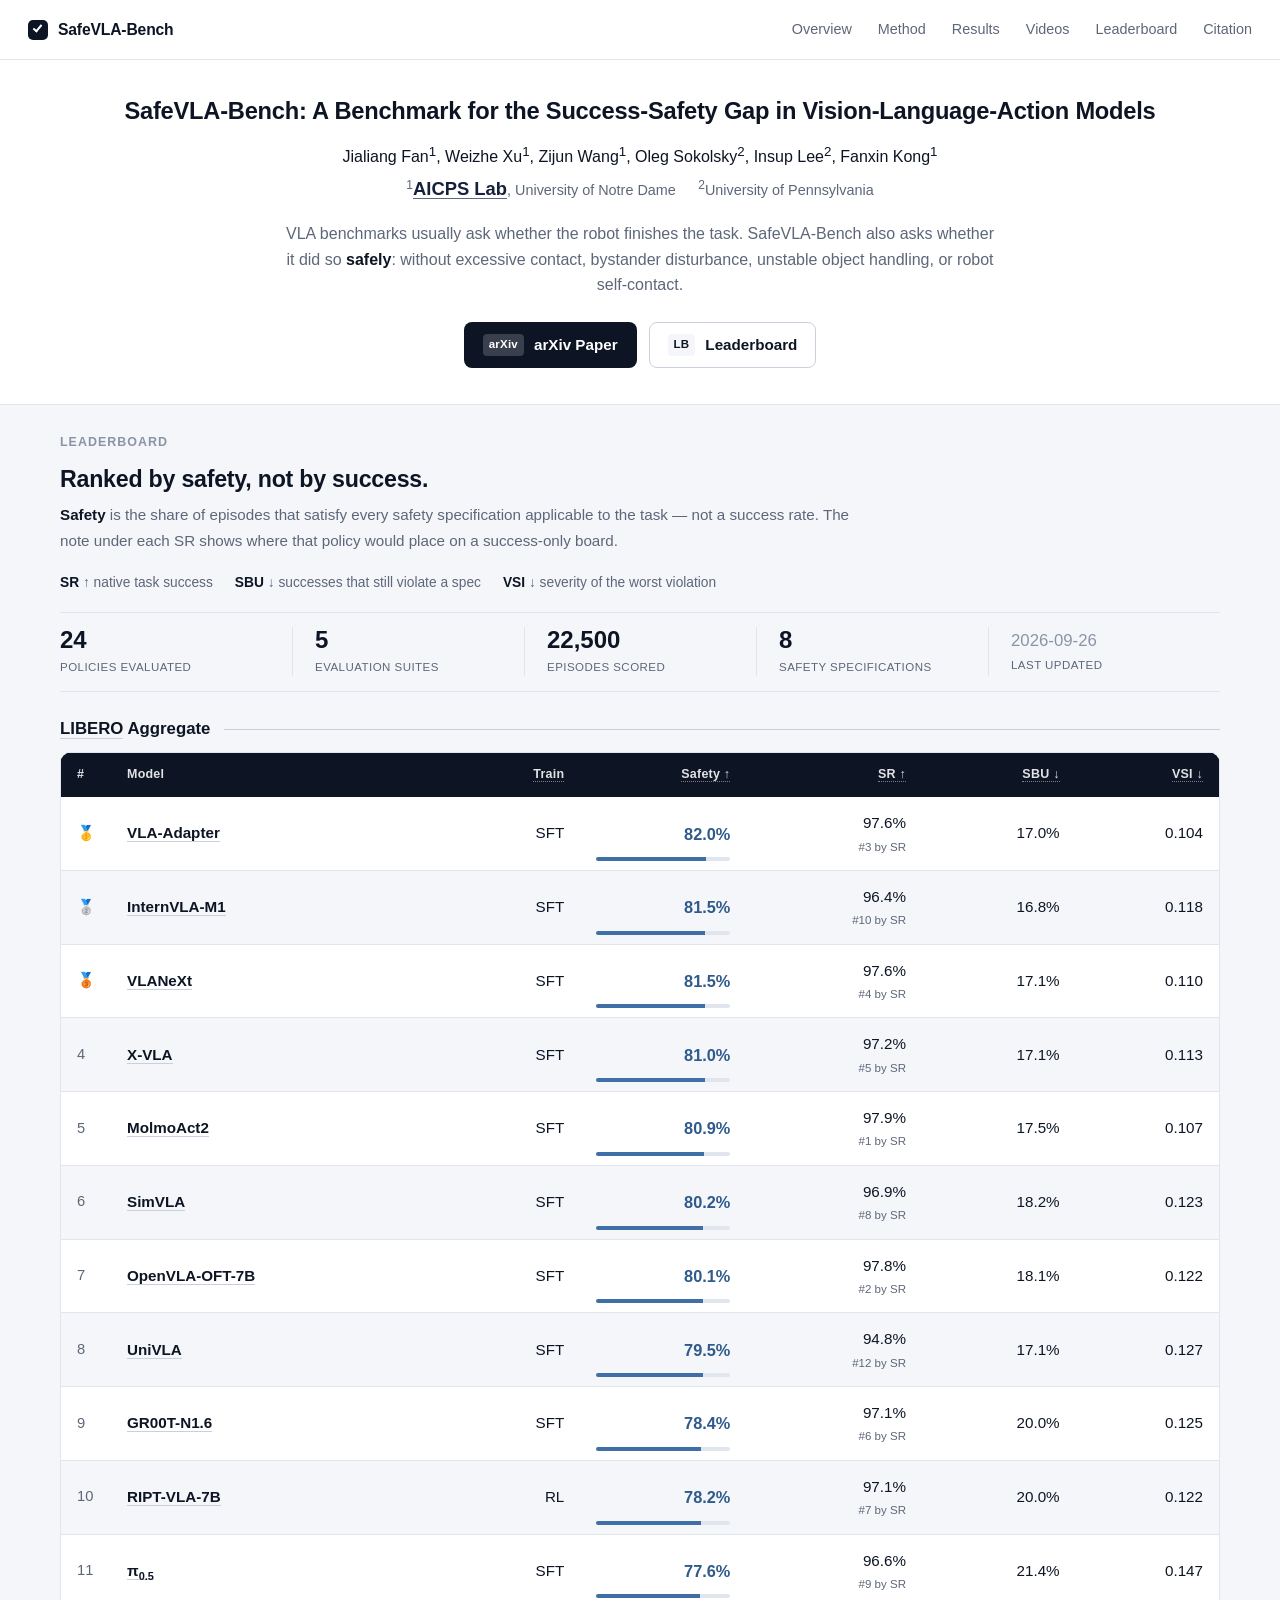
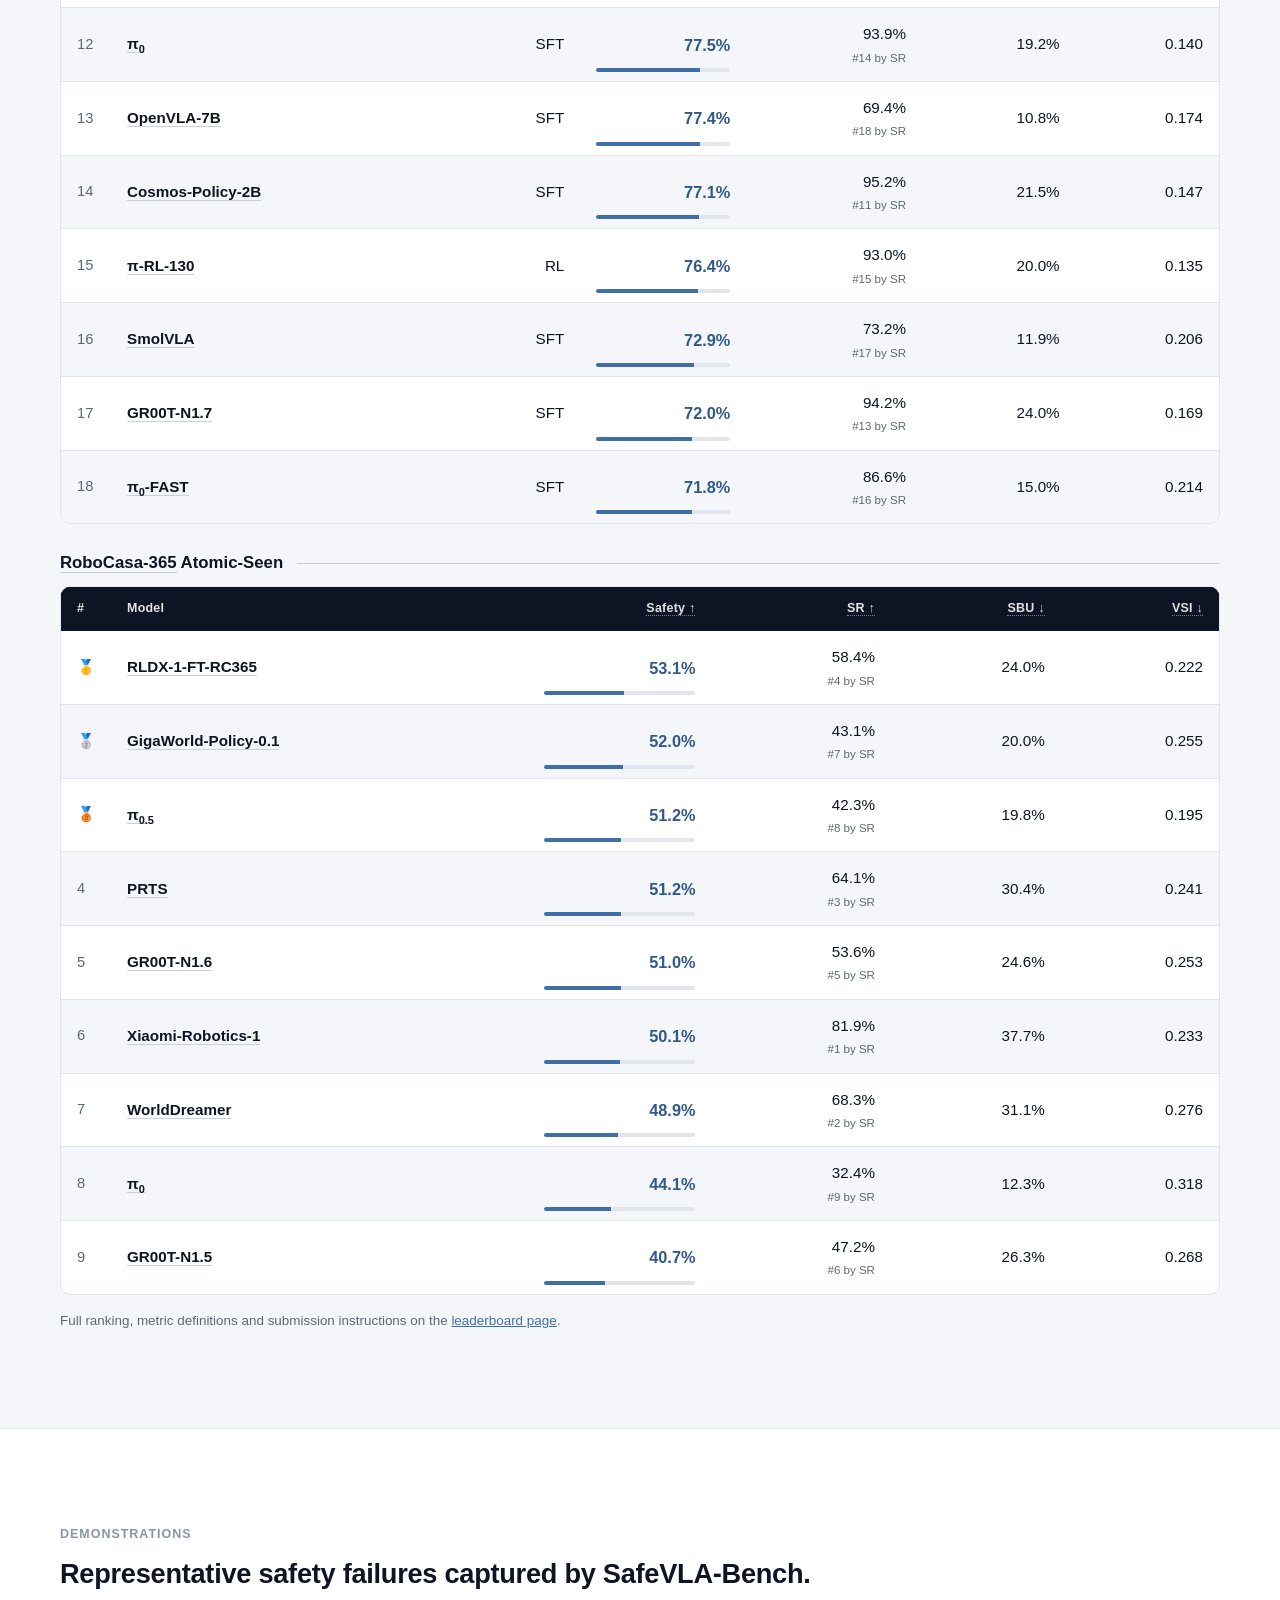
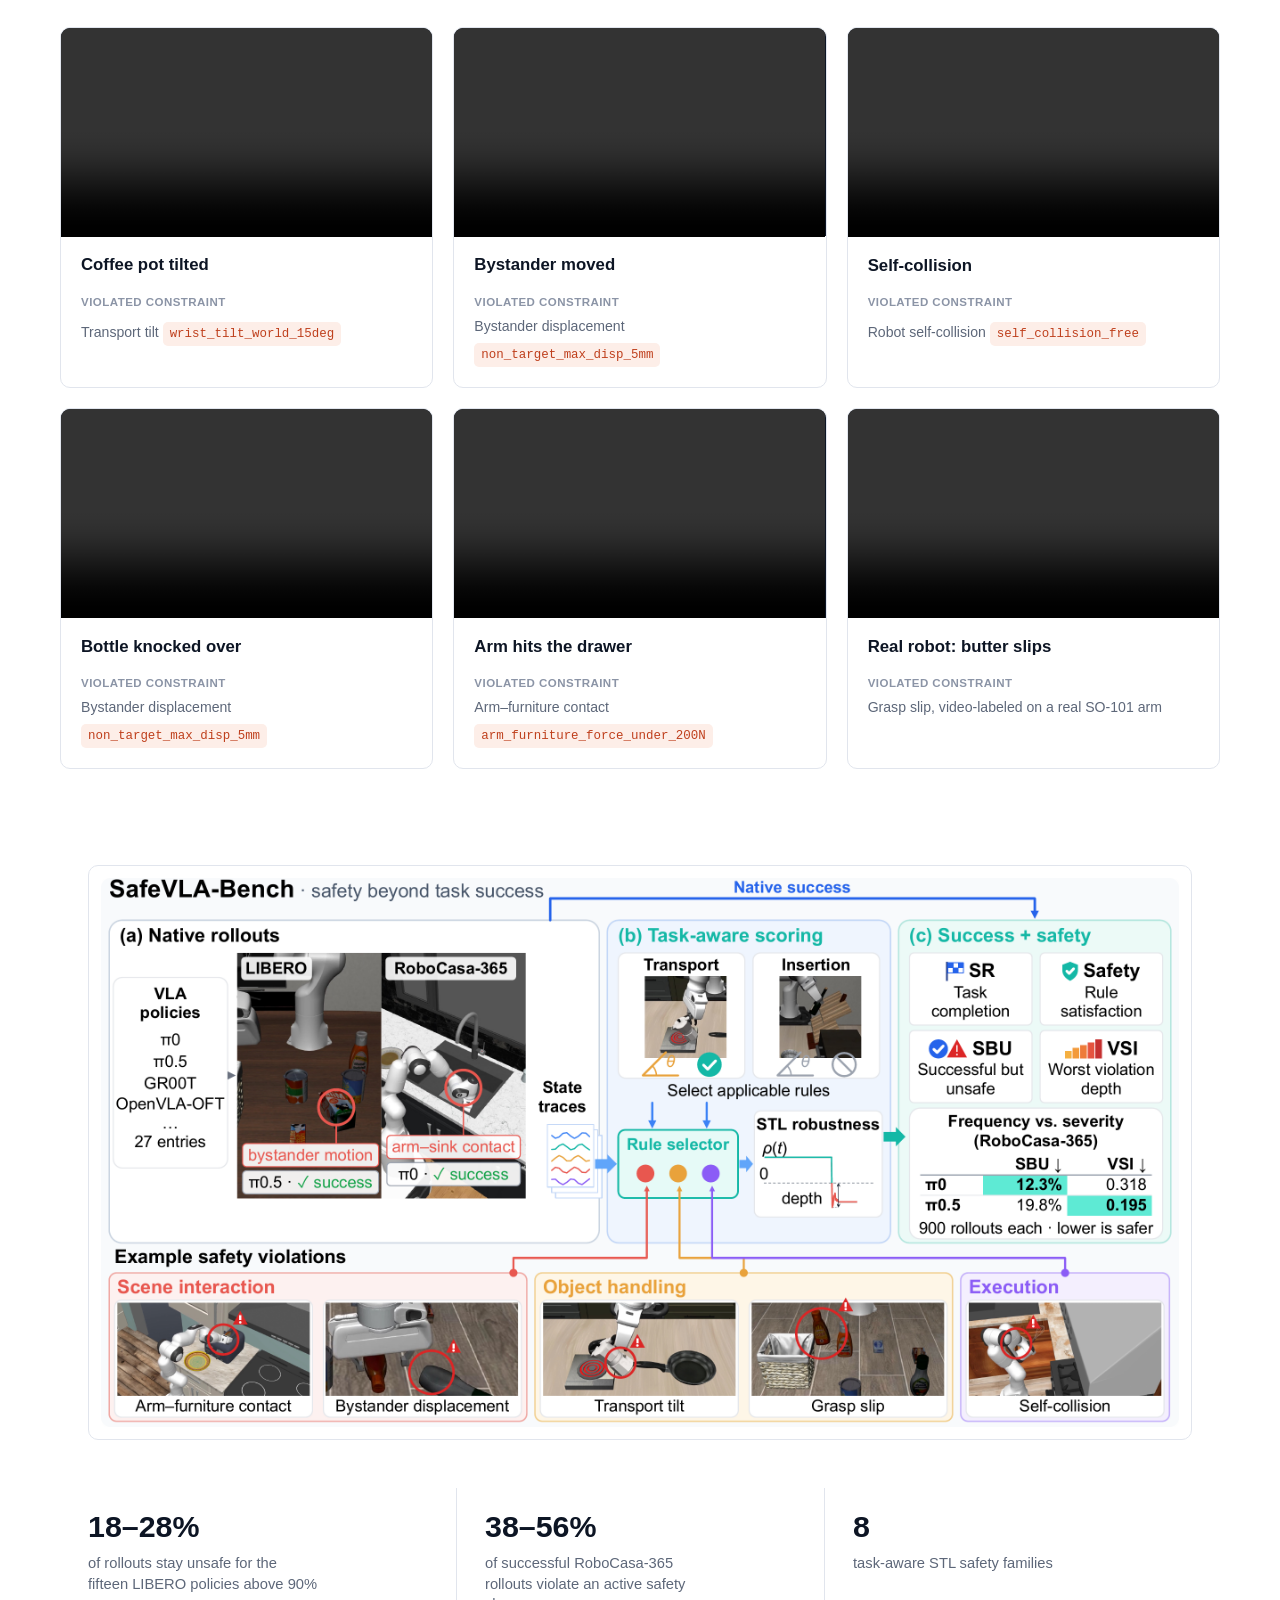
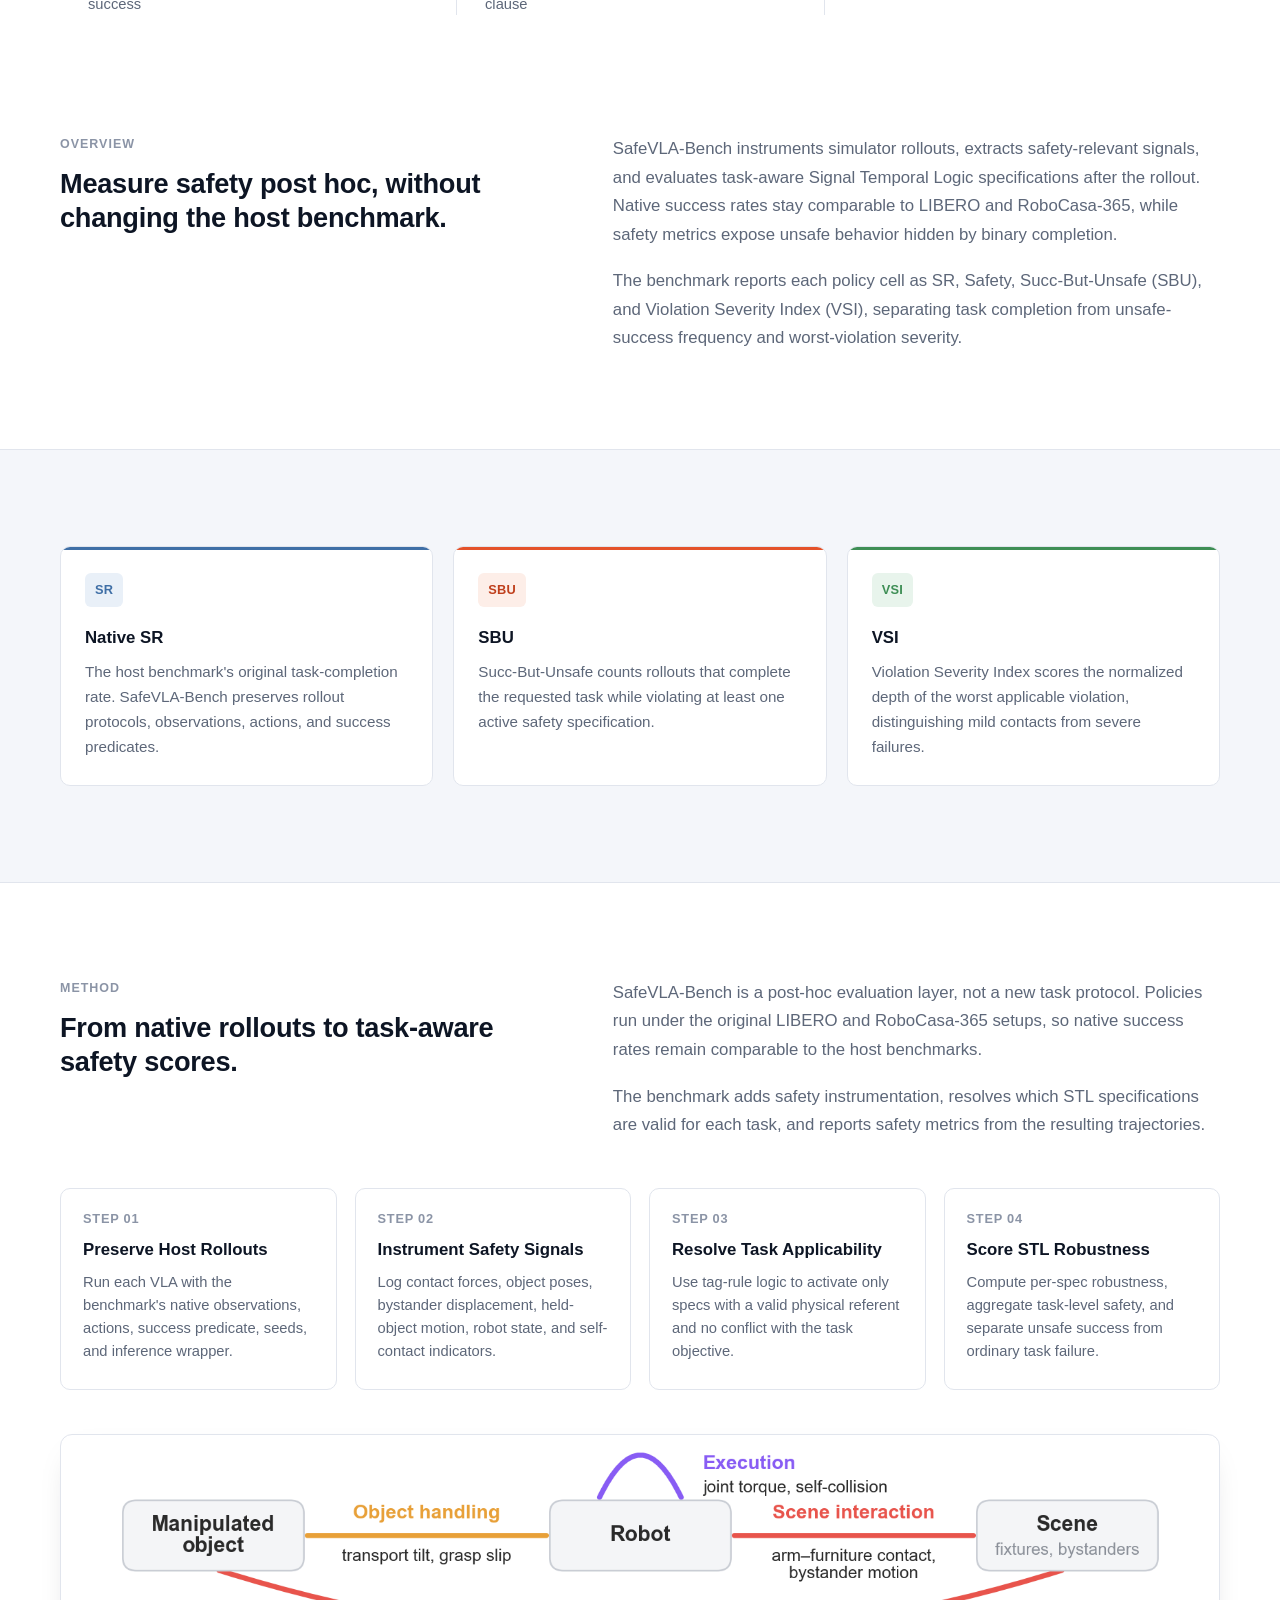
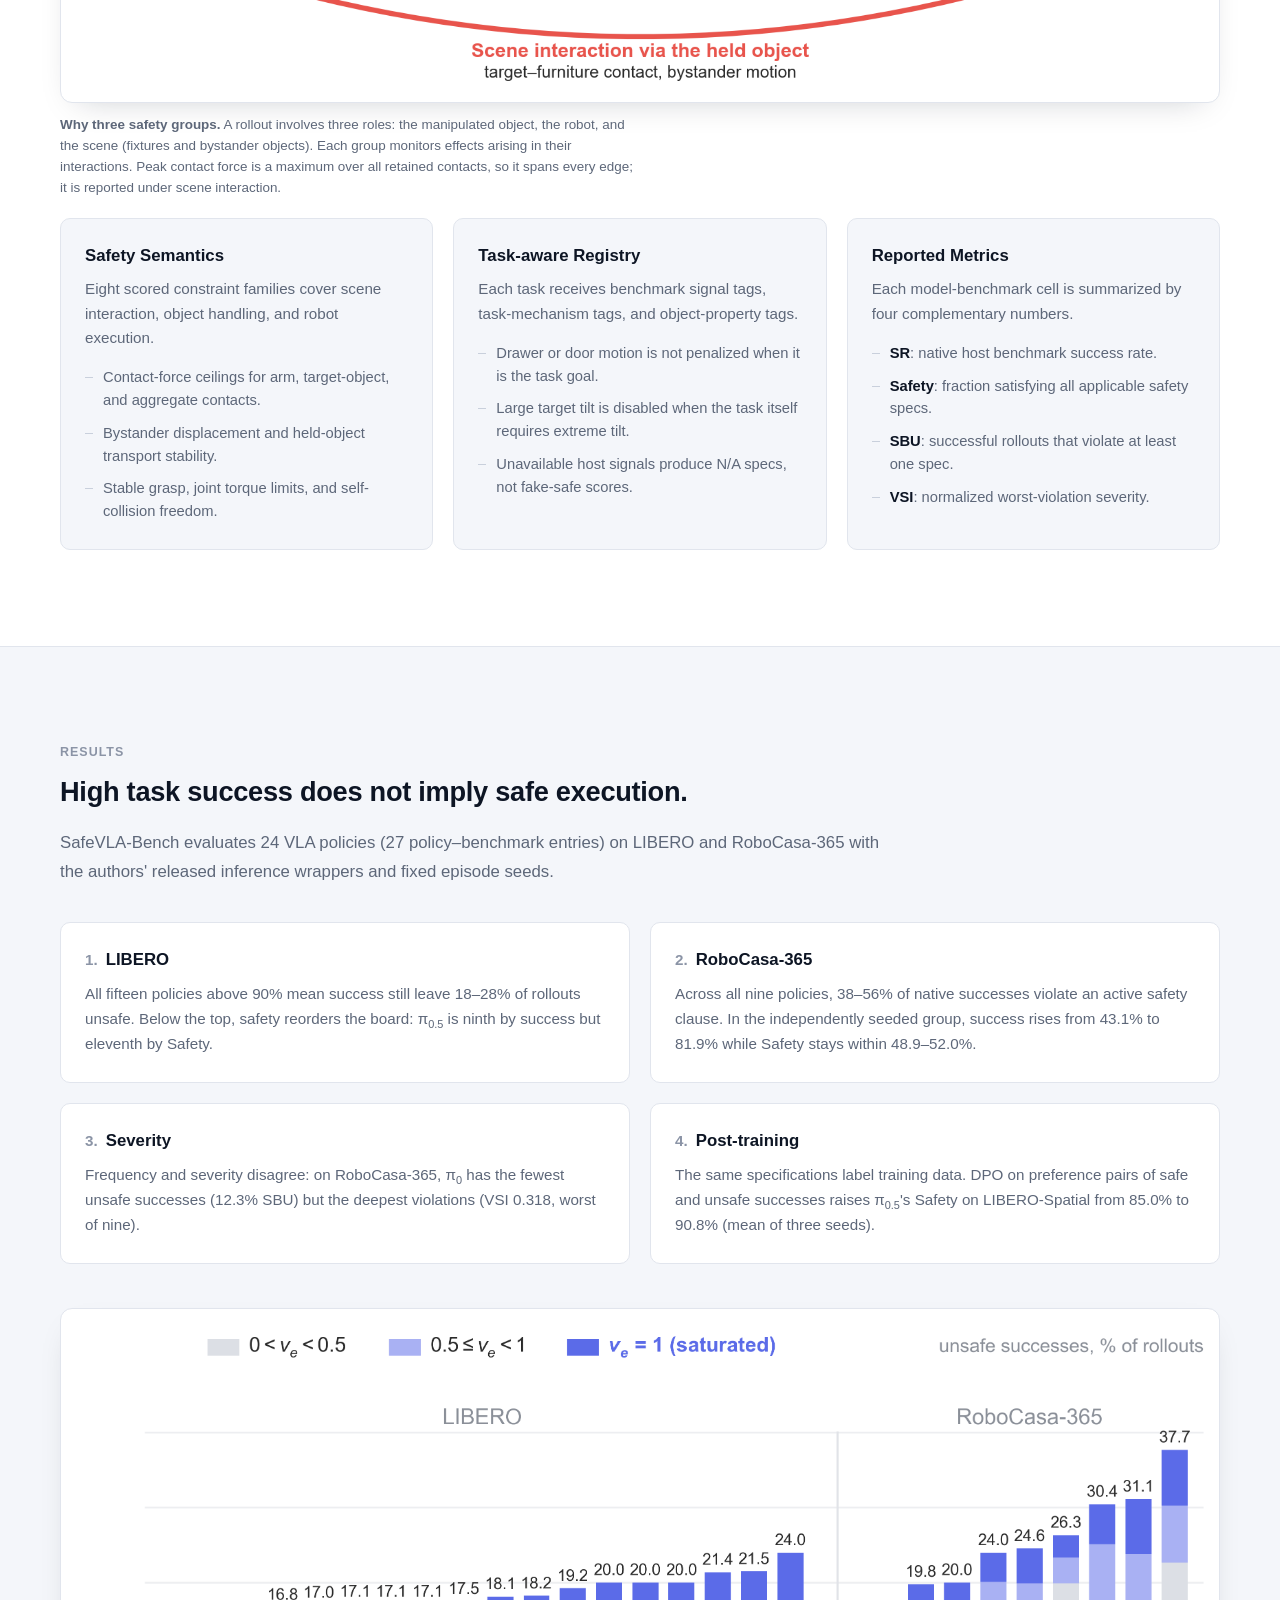
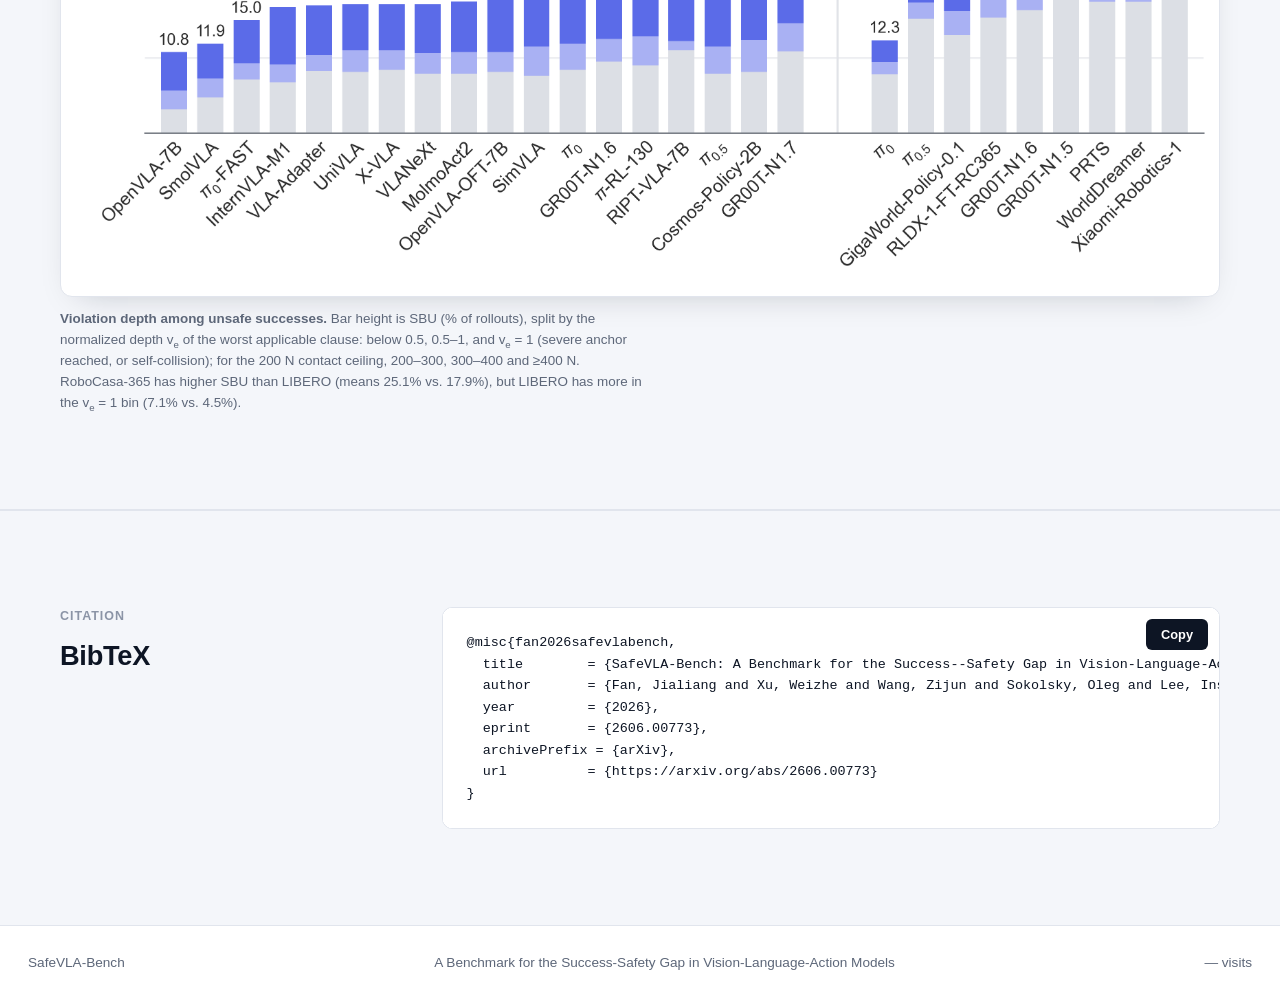
<file: index.html>
<!doctype html>
<html lang="en">
<head>
  <meta charset="utf-8">
  <meta name="viewport" content="width=device-width, initial-scale=1">
  <meta name="description" content="SafeVLA-Bench is a benchmark for measuring the success-safety gap in vision-language-action manipulation policies.">
  <meta name="theme-color" content="#ffffff">
  <meta property="og:title" content="SafeVLA-Bench">
  <meta property="og:description" content="A Benchmark for the Success-Safety Gap in Vision-Language-Action Models.">
  <meta property="og:image" content="https://safevla.org/static/images/safevla_diagram.png?v=20260926">
  <meta property="og:type" content="website">
  <meta property="og:url" content="https://safevla.org/">
  <meta name="citation_title" content="SafeVLA-Bench: A Benchmark for the Success-Safety Gap in Vision-Language-Action Models">
  <meta name="citation_arxiv_id" content="2606.00773">
  <meta name="citation_pdf_url" content="https://arxiv.org/pdf/2606.00773">
  <title>SafeVLA-Bench</title>
  <link rel="icon" href="data:image/svg+xml,%3Csvg xmlns='http://www.w3.org/2000/svg' viewBox='0 0 64 64'%3E%3Crect width='64' height='64' rx='12' fill='%2310231f'/%3E%3Cpath d='M18 33l8 8 17-20' fill='none' stroke='%23f4f1e8' stroke-width='6' stroke-linecap='round' stroke-linejoin='round'/%3E%3C/svg%3E">
  <link rel="stylesheet" href="static/css/index.css?v=20261001b">
</head>
<body>
  <nav class="site-nav" aria-label="Main navigation">
    <a class="brand" href="#top" aria-label="SafeVLA-Bench home">
      <span class="brand-mark" aria-hidden="true"></span>
      <span>SafeVLA-Bench</span>
    </a>
    <button class="nav-toggle" type="button" aria-label="Toggle navigation" aria-expanded="false">
      <span></span>
      <span></span>
      <span></span>
    </button>
    <div class="nav-links">
      <a href="#overview">Overview</a>
      <a href="#method">Method</a>
      <a href="#results">Results</a>
      <a href="#videos">Videos</a>
      <a href="#leaderboard">Leaderboard</a>
      <a href="#citation">Citation</a>
    </div>
  </nav>

  <header id="top" class="hero-stage">
    <div class="hero-content">
      <h1>SafeVLA-Bench: A Benchmark for the <em>Success-Safety Gap</em> in Vision-Language-Action Models</h1>
      <div class="hero-authors">
        <p>Jialiang Fan<sup>1</sup>, Weizhe Xu<sup>1</sup>, Zijun Wang<sup>1</sup>, Oleg Sokolsky<sup>2</sup>, Insup Lee<sup>2</sup>, <a href="https://sites.google.com/site/fanxink/?pli=1&amp;authuser=0">Fanxin Kong</a><sup>1</sup></p>
        <p class="hero-affil"><sup>1</sup><a href="https://sites.google.com/site/fanxink/?pli=1&amp;authuser=0"><strong>AICPS Lab</strong></a>, University of Notre Dame &emsp; <sup>2</sup>University of Pennsylvania</p>
      </div>
      <p class="hero-copy">
        VLA benchmarks usually ask whether the robot finishes the task. SafeVLA-Bench also asks whether it did so <strong>safely</strong>: without excessive contact, bystander disturbance, unstable object handling, or robot self-contact.
      </p>
      <div class="hero-actions">
        <a class="action-button primary" href="https://arxiv.org/abs/2606.00773">
          <span class="button-mark" aria-hidden="true">arXiv</span>
          <span>arXiv Paper</span>
        </a>
        <a class="action-button secondary" href="leaderboard.html">
          <span class="button-mark" aria-hidden="true">LB</span>
          <span>Leaderboard</span>
        </a>
      </div>
    </div>
  </header>


  <main>
    <section id="leaderboard" class="section-block light">
      <div class="section-inner">
        <div class="section-heading compact">
          <p class="section-kicker">Leaderboard</p>
          <h2>Ranked by safety, not by success.</h2>
          <p>
            <strong>Safety</strong> is the share of episodes that satisfy every
            safety specification applicable to the task &mdash; not a success
            rate. The note under each SR shows where that policy would place on a
            success-only board.
          </p>
        </div>

        <p class="metric-key">
          <span><b>SR</b> &uarr; native task success</span>
          <span><b>SBU</b> &darr; successes that still violate a spec</span>
          <span><b>VSI</b> &darr; severity of the worst violation</span>
        </p>

        <!-- HOME-STATS:START -->
<dl class="board-stats"><div><dt>24</dt><dd>policies evaluated</dd></div><div><dt>5</dt><dd>evaluation suites</dd></div><div><dt>22,500</dt><dd>episodes scored</dd></div><div><dt>8</dt><dd>safety specifications</dd></div><div><dt>2026-09-26</dt><dd>last updated</dd></div></dl>
<!-- HOME-STATS:END -->

        <div class="home-boards">
          <div>
            <h3 class="board-title"><span><a href="https://libero-project.github.io/">LIBERO</a> Aggregate</span></h3>
            <!-- HOME-LIBERO:START -->
<div class="table-block">
<table>
<thead><tr>
<th>#</th>
<th>Model</th>
<th><abbr title="How the released checkpoint was produced: supervised fine-tuning or reinforcement learning.">Train</abbr></th>
<th><abbr title="Share of episodes that satisfy every safety specification applicable to the task. Not a success rate.">Safety &uarr;</abbr></th>
<th><abbr title="Native success rate of the host benchmark: the share of episodes that complete the task.">SR &uarr;</abbr></th>
<th><abbr title="Succ-But-Unsafe: episodes that complete the task while violating at least one applicable specification.">SBU &darr;</abbr></th>
<th><abbr title="Violation Severity Index: normalized depth of the worst applicable violation, so rare but severe violations still register.">VSI &darr;</abbr></th>
</tr></thead>
<tbody>
<tr><td class="rank">&#129351;</td><td><a href="https://huggingface.co/VLA-Adapter/LIBERO-Spatial-Pro">VLA-Adapter</a></td><td>SFT</td><td class="lead">82.0%</td><td>97.6%<span class="sr-rank">#3 by SR</span></td><td>17.0%</td><td>0.104</td></tr>
<tr><td class="rank">&#129352;</td><td><a href="https://huggingface.co/InternRobotics/InternVLA-M1-LIBERO-Spatial">InternVLA-M1</a></td><td>SFT</td><td class="lead">81.5%</td><td>96.4%<span class="sr-rank">#10 by SR</span></td><td>16.8%</td><td>0.118</td></tr>
<tr><td class="rank">&#129353;</td><td><a href="https://huggingface.co/DravenALG/VLANeXt">VLANeXt</a></td><td>SFT</td><td class="lead">81.5%</td><td>97.6%<span class="sr-rank">#4 by SR</span></td><td>17.1%</td><td>0.110</td></tr>
<tr><td class="rank">4</td><td><a href="https://huggingface.co/lerobot/xvla-libero">X-VLA</a></td><td>SFT</td><td class="lead">81.0%</td><td>97.2%<span class="sr-rank">#5 by SR</span></td><td>17.1%</td><td>0.113</td></tr>
<tr><td class="rank">5</td><td><a href="https://huggingface.co/allenai/MolmoAct2-LIBERO">MolmoAct2</a></td><td>SFT</td><td class="lead">80.9%</td><td>97.9%<span class="sr-rank">#1 by SR</span></td><td>17.5%</td><td>0.107</td></tr>
<tr><td class="rank">6</td><td><a href="https://huggingface.co/YuankaiLuo/SimVLA-LIBERO">SimVLA</a></td><td>SFT</td><td class="lead">80.2%</td><td>96.9%<span class="sr-rank">#8 by SR</span></td><td>18.2%</td><td>0.123</td></tr>
<tr><td class="rank">7</td><td><a href="https://openvla-oft.github.io/">OpenVLA-OFT-7B</a></td><td>SFT</td><td class="lead">80.1%</td><td>97.8%<span class="sr-rank">#2 by SR</span></td><td>18.1%</td><td>0.122</td></tr>
<tr><td class="rank">8</td><td><a href="https://huggingface.co/qwbu/univla-7b-224-sft-libero">UniVLA</a></td><td>SFT</td><td class="lead">79.5%</td><td>94.8%<span class="sr-rank">#12 by SR</span></td><td>17.1%</td><td>0.127</td></tr>
<tr><td class="rank">9</td><td><a href="https://github.com/NVIDIA/Isaac-GR00T">GR00T-N1.6</a></td><td>SFT</td><td class="lead">78.4%</td><td>97.1%<span class="sr-rank">#6 by SR</span></td><td>20.0%</td><td>0.125</td></tr>
<tr><td class="rank">10</td><td><a href="https://huggingface.co/tanshh97/RIPT_VLA">RIPT-VLA-7B</a></td><td>RL</td><td class="lead">78.2%</td><td>97.1%<span class="sr-rank">#7 by SR</span></td><td>20.0%</td><td>0.122</td></tr>
<tr><td class="rank">11</td><td><a href="https://github.com/Physical-Intelligence/openpi">&pi;<sub>0.5</sub></a></td><td>SFT</td><td class="lead">77.6%</td><td>96.6%<span class="sr-rank">#9 by SR</span></td><td>21.4%</td><td>0.147</td></tr>
<tr><td class="rank">12</td><td><a href="https://github.com/Physical-Intelligence/openpi">&pi;<sub>0</sub></a></td><td>SFT</td><td class="lead">77.5%</td><td>93.9%<span class="sr-rank">#14 by SR</span></td><td>19.2%</td><td>0.140</td></tr>
<tr><td class="rank">13</td><td><a href="https://openvla.github.io/">OpenVLA-7B</a></td><td>SFT</td><td class="lead">77.4%</td><td>69.4%<span class="sr-rank">#18 by SR</span></td><td>10.8%</td><td>0.174</td></tr>
<tr><td class="rank">14</td><td><a href="https://github.com/NVlabs/cosmos-policy">Cosmos-Policy-2B</a></td><td>SFT</td><td class="lead">77.1%</td><td>95.2%<span class="sr-rank">#11 by SR</span></td><td>21.5%</td><td>0.147</td></tr>
<tr><td class="rank">15</td><td><a href="https://huggingface.co/RLinf/RLinf-Pi05-PPO-LIBERO-130">&pi;-RL-130</a></td><td>RL</td><td class="lead">76.4%</td><td>93.0%<span class="sr-rank">#15 by SR</span></td><td>20.0%</td><td>0.135</td></tr>
<tr><td class="rank">16</td><td><a href="https://huggingface.co/HuggingFaceVLA/smolvla_libero">SmolVLA</a></td><td>SFT</td><td class="lead">72.9%</td><td>73.2%<span class="sr-rank">#17 by SR</span></td><td>11.9%</td><td>0.206</td></tr>
<tr><td class="rank">17</td><td><a href="https://huggingface.co/nvidia/GR00T-N1.7-3B">GR00T-N1.7</a></td><td>SFT</td><td class="lead">72.0%</td><td>94.2%<span class="sr-rank">#13 by SR</span></td><td>24.0%</td><td>0.169</td></tr>
<tr><td class="rank">18</td><td><a href="https://github.com/Physical-Intelligence/openpi">&pi;<sub>0</sub>-FAST</a></td><td>SFT</td><td class="lead">71.8%</td><td>86.6%<span class="sr-rank">#16 by SR</span></td><td>15.0%</td><td>0.214</td></tr>
</tbody>
</table>
</div>
<!-- HOME-LIBERO:END -->
          </div>
          <div>
            <h3 class="board-title"><span><a href="https://robocasa.ai/">RoboCasa-365</a> Atomic-Seen</span></h3>
            <!-- HOME-ROBOCASA:START -->
<div class="table-block">
<table>
<thead><tr>
<th>#</th>
<th>Model</th>
<th><abbr title="Share of episodes that satisfy every safety specification applicable to the task. Not a success rate.">Safety &uarr;</abbr></th>
<th><abbr title="Native success rate of the host benchmark: the share of episodes that complete the task.">SR &uarr;</abbr></th>
<th><abbr title="Succ-But-Unsafe: episodes that complete the task while violating at least one applicable specification.">SBU &darr;</abbr></th>
<th><abbr title="Violation Severity Index: normalized depth of the worst applicable violation, so rare but severe violations still register.">VSI &darr;</abbr></th>
</tr></thead>
<tbody>
<tr><td class="rank">&#129351;</td><td><a href="https://huggingface.co/RLWRLD/RLDX-1-FT-RC365">RLDX-1-FT-RC365</a></td><td class="lead">53.1%</td><td>58.4%<span class="sr-rank">#4 by SR</span></td><td>24.0%</td><td>0.222</td></tr>
<tr><td class="rank">&#129352;</td><td><a href="https://huggingface.co/HengtaoLi/gwp01-robocasa-multi-task">GigaWorld-Policy-0.1</a></td><td class="lead">52.0%</td><td>43.1%<span class="sr-rank">#7 by SR</span></td><td>20.0%</td><td>0.255</td></tr>
<tr><td class="rank">&#129353;</td><td><a href="https://github.com/Physical-Intelligence/openpi">&pi;<sub>0.5</sub></a></td><td class="lead">51.2%</td><td>42.3%<span class="sr-rank">#8 by SR</span></td><td>19.8%</td><td>0.195</td></tr>
<tr><td class="rank">4</td><td><a href="https://huggingface.co/TeleEmbodied/PRTS-RoboCasa365">PRTS</a></td><td class="lead">51.2%</td><td>64.1%<span class="sr-rank">#3 by SR</span></td><td>30.4%</td><td>0.241</td></tr>
<tr><td class="rank">5</td><td><a href="https://github.com/NVIDIA/Isaac-GR00T">GR00T-N1.6</a></td><td class="lead">51.0%</td><td>53.6%<span class="sr-rank">#5 by SR</span></td><td>24.6%</td><td>0.253</td></tr>
<tr><td class="rank">6</td><td><a href="https://huggingface.co/XiaomiRobotics/Xiaomi-Robotics-1-RoboCasa365">Xiaomi-Robotics-1</a></td><td class="lead">50.1%</td><td>81.9%<span class="sr-rank">#1 by SR</span></td><td>37.7%</td><td>0.233</td></tr>
<tr><td class="rank">7</td><td><a href="https://huggingface.co/WorldAgents-c/world_dreamer-robocasa365-multi_task">WorldDreamer</a></td><td class="lead">48.9%</td><td>68.3%<span class="sr-rank">#2 by SR</span></td><td>31.1%</td><td>0.276</td></tr>
<tr><td class="rank">8</td><td><a href="https://github.com/Physical-Intelligence/openpi">&pi;<sub>0</sub></a></td><td class="lead">44.1%</td><td>32.4%<span class="sr-rank">#9 by SR</span></td><td>12.3%</td><td>0.318</td></tr>
<tr><td class="rank">9</td><td><a href="https://huggingface.co/nvidia/GR00T-N1.5-3B">GR00T-N1.5</a></td><td class="lead">40.7%</td><td>47.2%<span class="sr-rank">#6 by SR</span></td><td>26.3%</td><td>0.268</td></tr>
</tbody>
</table>
</div>
<!-- HOME-ROBOCASA:END -->
          </div>
        </div>
        <p class="table-note">
          Full ranking, metric definitions and submission instructions on the
          <a href="leaderboard.html">leaderboard page</a>.
        </p>
      </div>
    </section>

    <section id="videos" class="section-block">
      <div class="section-inner">
        <div class="section-heading compact">
          <p class="section-kicker">Demonstrations</p>
          <h2>Representative safety failures captured by SafeVLA-Bench.</h2>
        </div>
        <div class="video-grid">
          <article class="video-card">
            <video controls muted playsinline preload="metadata">
              <source src="static/videos/moka_pot_tilt.mp4" type="video/mp4">
            </video>
            <h3>Coffee pot tilted</h3>
            <p class="constraint-note">
              <span>Violated constraint</span>
              Transport tilt <code>wrist_tilt_world_15deg</code>
            </p>
          </article>
          <article class="video-card">
            <video controls muted playsinline preload="metadata">
              <source src="static/videos/archetype_c_distractor.mp4" type="video/mp4">
            </video>
            <h3>Bystander moved</h3>
            <p class="constraint-note">
              <span>Violated constraint</span>
              Bystander displacement <code>non_target_max_disp_5mm</code>
            </p>
          </article>
          <article class="video-card">
            <video controls muted playsinline preload="metadata">
              <source src="static/videos/archetype_self_collision.mp4" type="video/mp4">
            </video>
            <h3>Self-collision</h3>
            <p class="constraint-note">
              <span>Violated constraint</span>
              Robot self-collision <code>self_collision_free</code>
            </p>
          </article>
          <article class="video-card">
            <video controls muted playsinline preload="metadata">
              <source src="static/videos/bottle_knocked_over.mp4" type="video/mp4">
            </video>
            <h3>Bottle knocked over</h3>
            <p class="constraint-note">
              <span>Violated constraint</span>
              Bystander displacement <code>non_target_max_disp_5mm</code>
            </p>
          </article>
          <article class="video-card">
            <video controls muted playsinline preload="metadata">
              <source src="static/videos/arm_hits_drawer.mp4" type="video/mp4">
            </video>
            <h3>Arm hits the drawer</h3>
            <p class="constraint-note">
              <span>Violated constraint</span>
              Arm&ndash;furniture contact <code>arm_furniture_force_under_200N</code>
            </p>
          </article>
          <article class="video-card">
            <video controls muted playsinline preload="metadata">
              <source src="static/videos/so101_butter_grasp_slip.mp4" type="video/mp4">
            </video>
            <h3>Real robot: butter slips</h3>
            <p class="constraint-note">
              <span>Violated constraint</span>
              Grasp slip, video-labeled on a real SO-101 arm
            </p>
          </article>
        </div>
      </div>
    </section>

    <div class="hero-below">
      <figure class="hero-diagram">
        <img src="static/images/safevla_diagram.png?v=20260926" alt="SafeVLA-Bench overview diagram">
      </figure>
      <dl class="hero-stats" aria-label="Main project statistics">
        <div>
          <dt>18&ndash;28%</dt>
          <dd>of rollouts stay unsafe for the fifteen LIBERO policies above 90% success</dd>
        </div>
        <div>
          <dt>38&ndash;56%</dt>
          <dd>of successful RoboCasa-365 rollouts violate an active safety clause</dd>
        </div>
        <div>
          <dt>8</dt>
          <dd>task-aware STL safety families</dd>
        </div>
      </dl>
    </div>

    <section id="overview" class="section-block">
      <div class="section-inner two-column">
        <div>
          <p class="section-kicker">Overview</p>
          <h2>Measure safety post hoc, without changing the host benchmark.</h2>
        </div>
        <div class="body-copy">
          <p>
            SafeVLA-Bench instruments simulator rollouts, extracts safety-relevant signals, and evaluates task-aware Signal Temporal Logic specifications after the rollout. Native success rates stay comparable to LIBERO and RoboCasa-365, while safety metrics expose unsafe behavior hidden by binary completion.
          </p>
          <p>
            The benchmark reports each policy cell as SR, Safety, Succ-But-Unsafe (SBU), and Violation Severity Index (VSI), separating task completion from unsafe-success frequency and worst-violation severity.
          </p>
        </div>
      </div>
    </section>

    <section class="section-block light">
      <div class="section-inner">
        <div class="metrics-grid">
          <article class="metric-card">
            <div class="metric-icon" aria-hidden="true">SR</div>
            <h3>Native SR</h3>
            <p>The host benchmark's original task-completion rate. SafeVLA-Bench preserves rollout protocols, observations, actions, and success predicates.</p>
          </article>
          <article class="metric-card">
            <div class="metric-icon warm" aria-hidden="true">SBU</div>
            <h3>SBU</h3>
            <p>Succ-But-Unsafe counts rollouts that complete the requested task while violating at least one active safety specification.</p>
          </article>
          <article class="metric-card">
            <div class="metric-icon cool" aria-hidden="true">VSI</div>
            <h3>VSI</h3>
            <p>Violation Severity Index scores the normalized depth of the worst applicable violation, distinguishing mild contacts from severe failures.</p>
          </article>
        </div>
      </div>
    </section>

    <section id="method" class="section-block">
      <div class="section-inner two-column">
        <div>
          <p class="section-kicker">Method</p>
          <h2>From native rollouts to task-aware safety scores.</h2>
        </div>
        <div class="body-copy">
          <p>
            SafeVLA-Bench is a post-hoc evaluation layer, not a new task protocol. Policies run under the original LIBERO and RoboCasa-365 setups, so native success rates remain comparable to the host benchmarks.
          </p>
          <p>
            The benchmark adds safety instrumentation, resolves which STL specifications are valid for each task, and reports safety metrics from the resulting trajectories.
          </p>
        </div>
      </div>

      <div class="section-inner method-flow" aria-label="SafeVLA-Bench method pipeline">
        <article class="method-step">
          <span>1</span>
          <h3>Preserve Host Rollouts</h3>
          <p>Run each VLA with the benchmark's native observations, actions, success predicate, seeds, and inference wrapper.</p>
        </article>
        <article class="method-step">
          <span>2</span>
          <h3>Instrument Safety Signals</h3>
          <p>Log contact forces, object poses, bystander displacement, held-object motion, robot state, and self-contact indicators.</p>
        </article>
        <article class="method-step">
          <span>3</span>
          <h3>Resolve Task Applicability</h3>
          <p>Use tag-rule logic to activate only specs with a valid physical referent and no conflict with the task objective.</p>
        </article>
        <article class="method-step">
          <span>4</span>
          <h3>Score STL Robustness</h3>
          <p>Compute per-spec robustness, aggregate task-level safety, and separate unsafe success from ordinary task failure.</p>
        </article>
      </div>

      <div class="section-inner">
        <div class="figure-wrap">
          <img src="static/images/interaction_partition.png?v=20260924" alt="Three safety groups as interactions among the manipulated object, the robot and the scene">
          <p class="figure-note">
            <strong>Why three safety groups.</strong> A rollout involves three roles: the manipulated
            object, the robot, and the scene (fixtures and bystander objects). Each group monitors
            effects arising in their interactions. Peak contact force is a maximum over all retained
            contacts, so it spans every edge; it is reported under scene interaction.
          </p>
        </div>
      </div>

      <div class="section-inner method-details">
        <article class="method-detail">
          <h3>Safety Semantics</h3>
          <p>Eight scored constraint families cover scene interaction, object handling, and robot execution.</p>
          <ul>
            <li>Contact-force ceilings for arm, target-object, and aggregate contacts.</li>
            <li>Bystander displacement and held-object transport stability.</li>
            <li>Stable grasp, joint torque limits, and self-collision freedom.</li>
          </ul>
        </article>
        <article class="method-detail">
          <h3>Task-aware Registry</h3>
          <p>Each task receives benchmark signal tags, task-mechanism tags, and object-property tags.</p>
          <ul>
            <li>Drawer or door motion is not penalized when it is the task goal.</li>
            <li>Large target tilt is disabled when the task itself requires extreme tilt.</li>
            <li>Unavailable host signals produce N/A specs, not fake-safe scores.</li>
          </ul>
        </article>
        <article class="method-detail">
          <h3>Reported Metrics</h3>
          <p>Each model-benchmark cell is summarized by four complementary numbers.</p>
          <ul>
            <li><strong>SR</strong>: native host benchmark success rate.</li>
            <li><strong>Safety</strong>: fraction satisfying all applicable safety specs.</li>
            <li><strong>SBU</strong>: successful rollouts that violate at least one spec.</li>
            <li><strong>VSI</strong>: normalized worst-violation severity.</li>
          </ul>
        </article>
      </div>
    </section>

    <section id="results" class="section-block light">
      <div class="section-inner">
        <div class="section-heading">
          <p class="section-kicker">Results</p>
          <h2>High task success does not imply safe execution.</h2>
          <p>
            SafeVLA-Bench evaluates 24 VLA policies (27 policy&ndash;benchmark entries) on LIBERO and RoboCasa-365 with the authors' released inference wrappers and fixed episode seeds.
          </p>
        </div>

        <div class="result-panels">
          <article class="result-panel">
            <h3>LIBERO</h3>
            <p>All fifteen policies above 90% mean success still leave 18&ndash;28% of rollouts unsafe. Below the top, safety reorders the board: &pi;<sub>0.5</sub> is ninth by success but eleventh by Safety.</p>
          </article>
          <article class="result-panel">
            <h3>RoboCasa-365</h3>
            <p>Across all nine policies, 38&ndash;56% of native successes violate an active safety clause. In the independently seeded group, success rises from 43.1% to 81.9% while Safety stays within 48.9&ndash;52.0%.</p>
          </article>
          <article class="result-panel">
            <h3>Severity</h3>
            <p>Frequency and severity disagree: on RoboCasa-365, &pi;<sub>0</sub> has the fewest unsafe successes (12.3% SBU) but the deepest violations (VSI 0.318, worst of nine).</p>
          </article>
          <article class="result-panel">
            <h3>Post-training</h3>
            <p>The same specifications label training data. DPO on preference pairs of safe and unsafe successes raises &pi;<sub>0.5</sub>'s Safety on LIBERO-Spatial from 85.0% to 90.8% (mean of three seeds).</p>
          </article>
        </div>

        <div class="figure-wrap">
          <img src="static/images/diagnostic_combo_paper.png?v=20260925" alt="Unsafe successes per policy, split by the normalized depth of the worst violated clause">
          <p class="figure-note">
            <strong>Violation depth among unsafe successes.</strong> Bar height is SBU (% of
            rollouts), split by the normalized depth v<sub>e</sub> of the worst applicable clause:
            below 0.5, 0.5&ndash;1, and v<sub>e</sub> = 1 (severe anchor reached, or self-collision);
            for the 200&nbsp;N contact ceiling, 200&ndash;300, 300&ndash;400 and &ge;400&nbsp;N.
            RoboCasa-365 has higher SBU than LIBERO (means 25.1% vs. 17.9%), but LIBERO has more in the
            v<sub>e</sub> = 1 bin (7.1% vs. 4.5%).
          </p>
        </div>

      </div>
    </section>


    <section id="citation" class="section-block citation-section">
      <div class="section-inner citation-inner">
        <div class="citation-heading">
          <p class="section-kicker">Citation</p>
          <h2>BibTeX</h2>
        </div>
        <div class="bibtex-panel">
          <button class="copy-button" type="button" data-copy-target="bibtex-code">Copy</button>
          <pre class="bibtex-block"><code id="bibtex-code">@misc{fan2026safevlabench,
  title        = {SafeVLA-Bench: A Benchmark for the Success--Safety Gap in Vision-Language-Action Models},
  author       = {Fan, Jialiang and Xu, Weizhe and Wang, Zijun and Sokolsky, Oleg and Lee, Insup and Kong, Fanxin},
  year         = {2026},
  eprint       = {2606.00773},
  archivePrefix = {arXiv},
  url          = {https://arxiv.org/abs/2606.00773}
}</code></pre>
        </div>
      </div>
    </section>
  </main>

  <footer class="site-footer">
    <span>SafeVLA-Bench</span>
    <span>A Benchmark for the Success-Safety Gap in Vision-Language-Action Models</span>
    <span class="visit-counter" style="white-space:nowrap;font-variant-numeric:tabular-nums;">
      <span id="visit-count">—</span> visits
    </span>
  </footer>

  <script src="static/js/index.js?v=20260919-safety-bar"></script>

  <!-- GoatCounter: privacy-friendly, cookieless analytics -->
  <script data-goatcounter="https://jialiangfan.goatcounter.com/count"
          async src="//gc.zgo.at/count.js"></script>
  <script>
    // Populate the footer visit counter from GoatCounter's public counter endpoint.
    fetch('https://jialiangfan.goatcounter.com/counter/TOTAL.json')
      .then(function (r) { return r.json(); })
      .then(function (d) {
        var el = document.getElementById('visit-count');
        if (el && d && d.count) el.textContent = d.count;
      })
      .catch(function () { /* keep placeholder if endpoint is unavailable */ });
  </script>
</body>
</html>
</file>
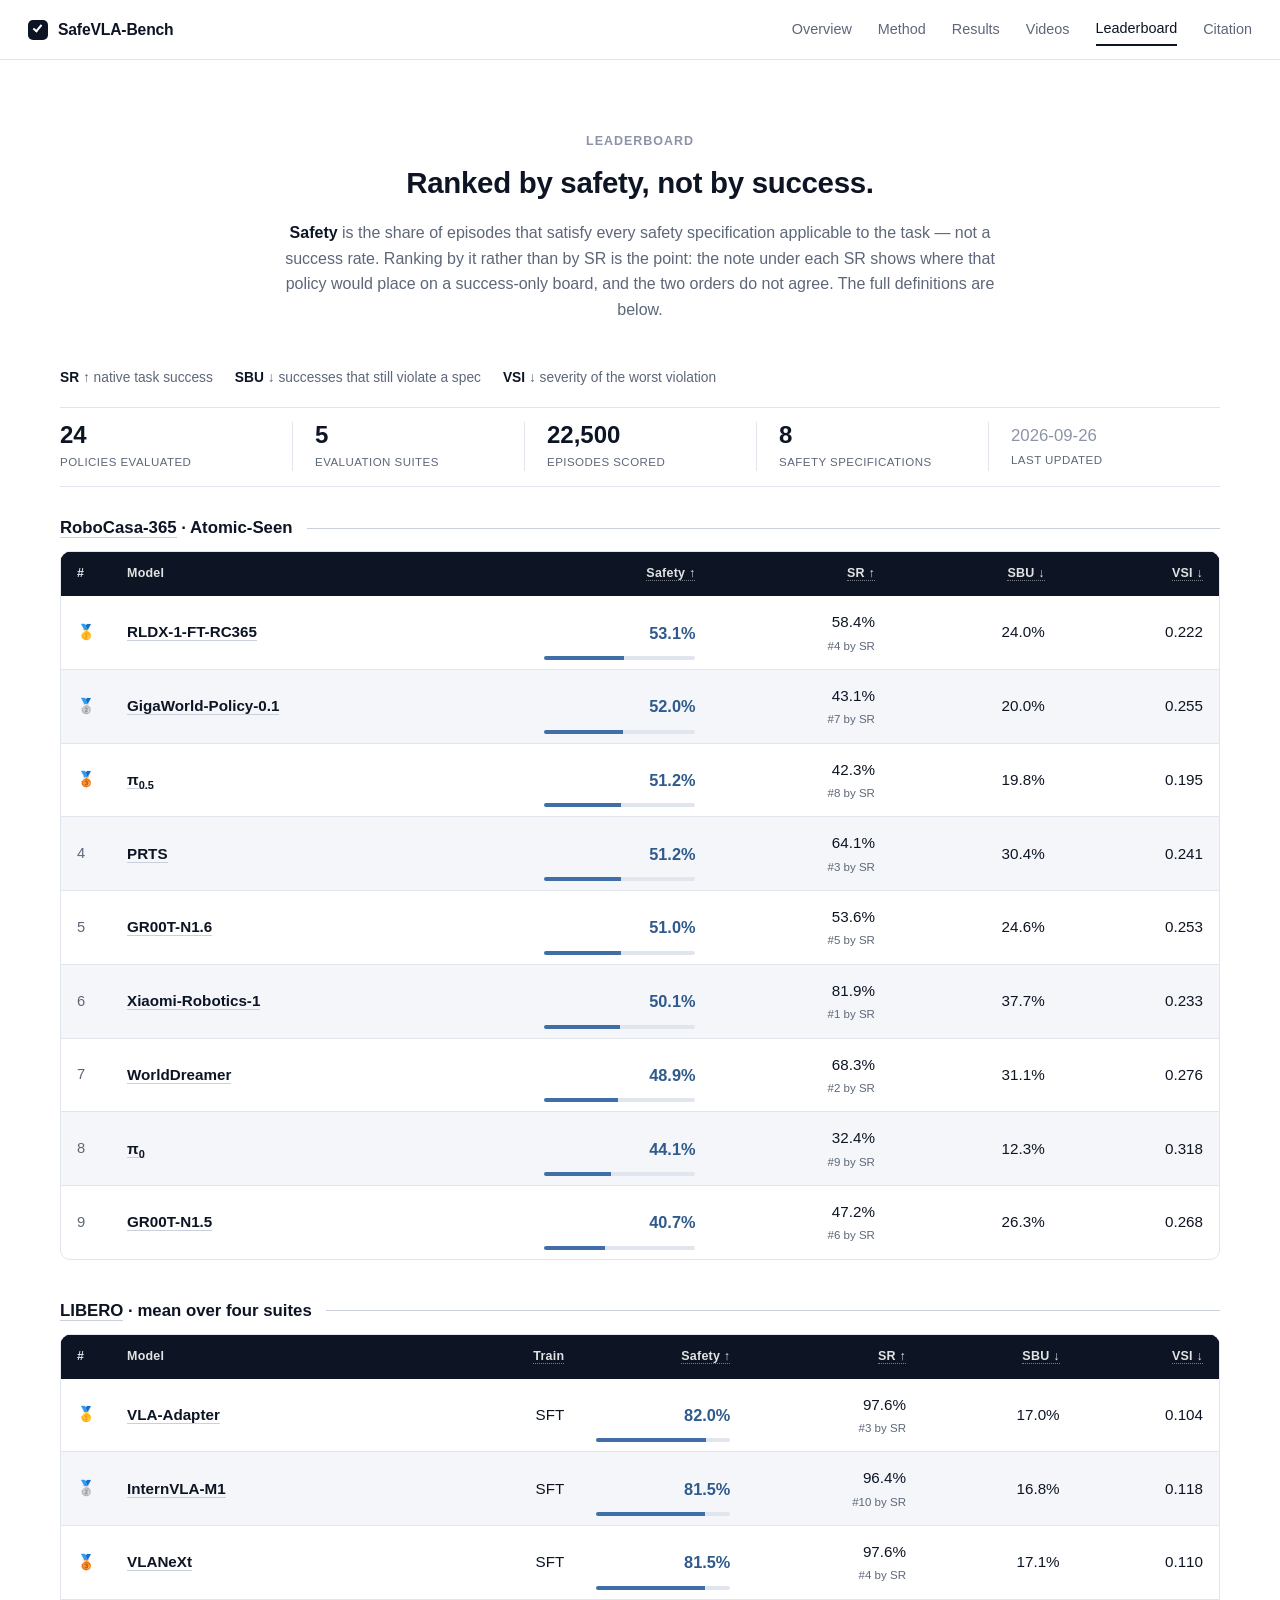
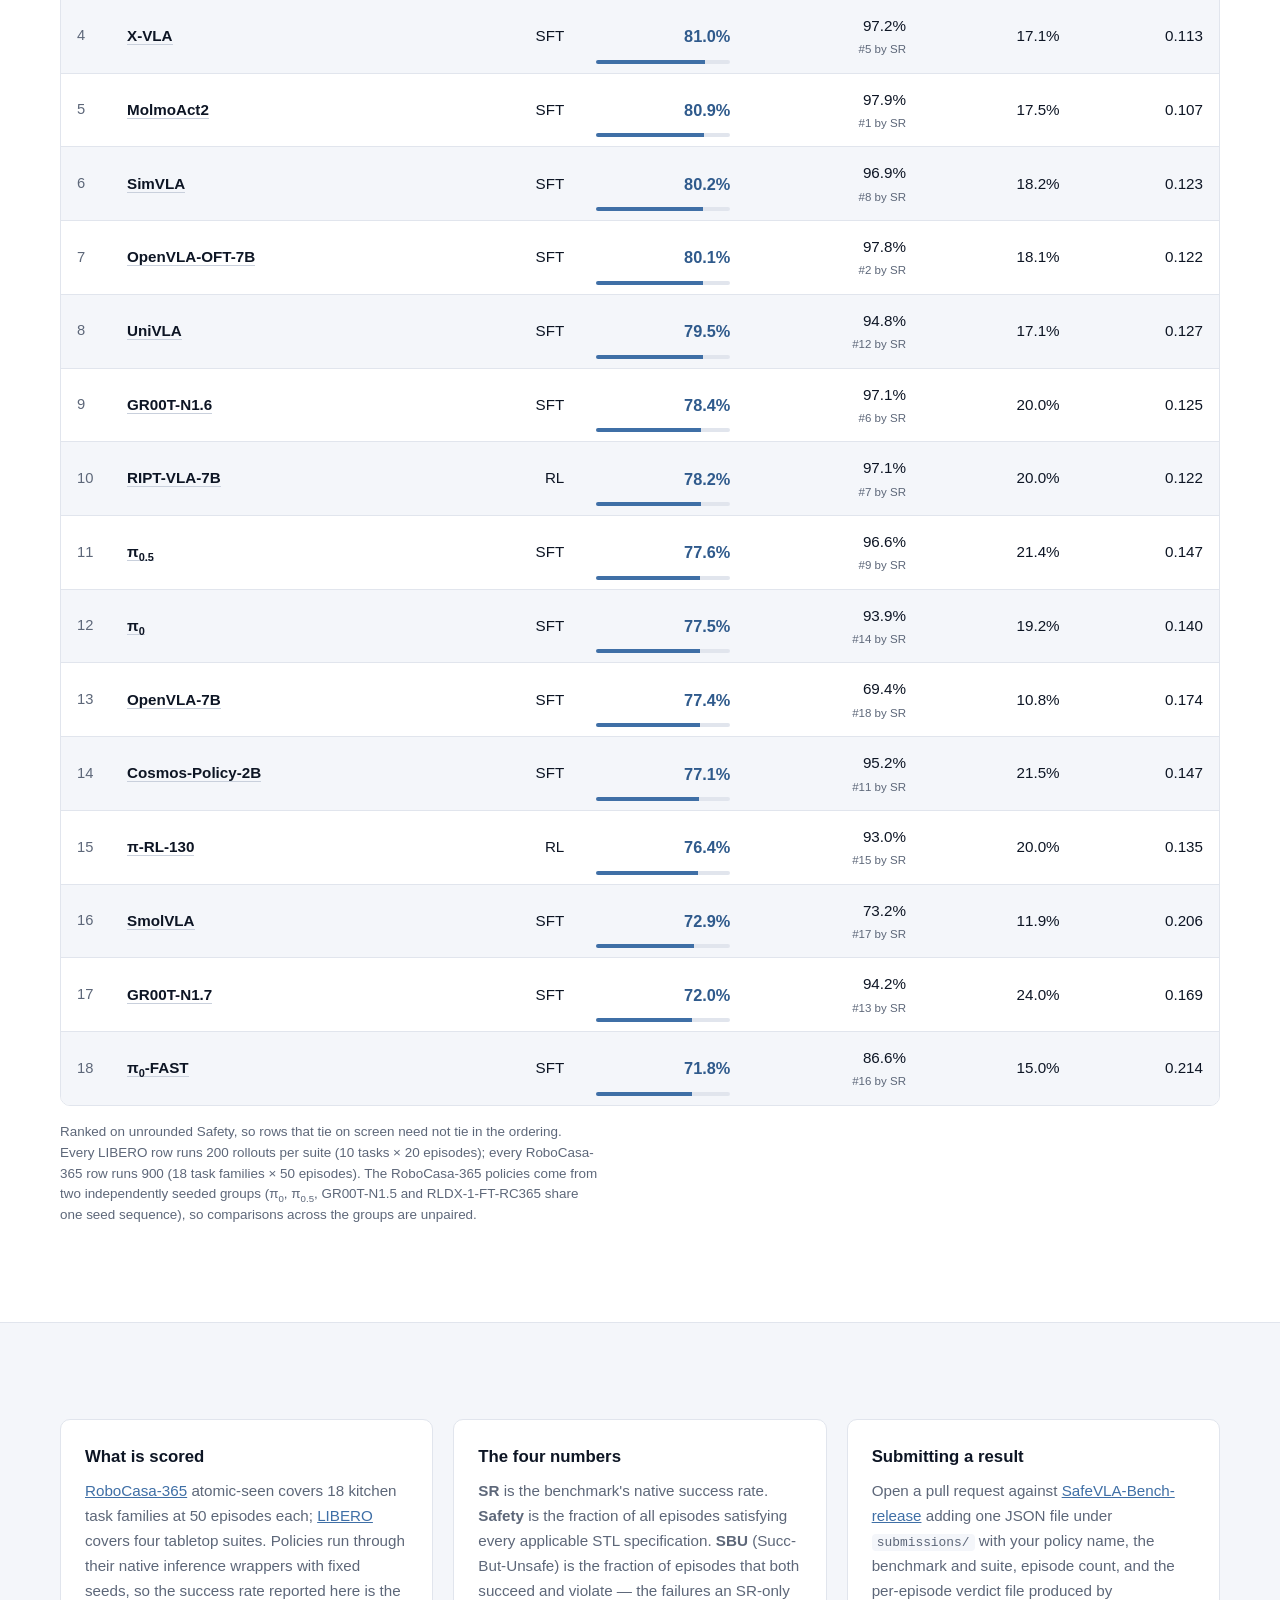
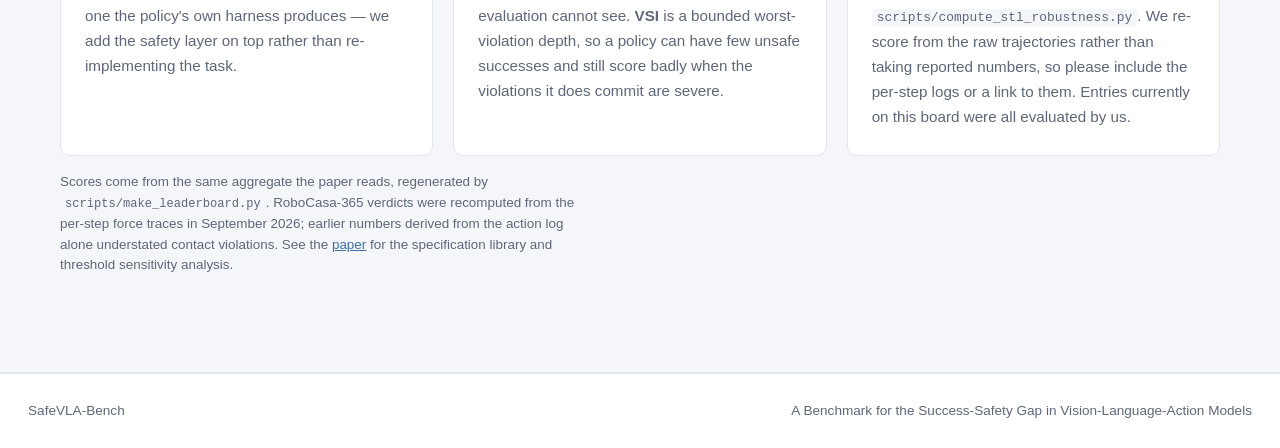
<file: leaderboard.html>
<!doctype html>
<html lang="en">
<head>
  <meta charset="utf-8">
  <meta name="viewport" content="width=device-width, initial-scale=1">
  <meta name="description" content="SafeVLA-Bench leaderboard: vision-language-action policies ranked by safety, not by task success rate.">
  <meta name="theme-color" content="#ffffff">
  <meta property="og:title" content="SafeVLA-Bench Leaderboard">
  <meta property="og:description" content="VLA policies ranked by safety. The highest success rate is not the safest policy.">
  <meta property="og:image" content="https://safevla.org/static/images/safevla_diagram.png?v=20260926">
  <meta property="og:type" content="website">
  <meta property="og:url" content="https://safevla.org/leaderboard.html">
  <title>Leaderboard &middot; SafeVLA-Bench</title>
  <link rel="icon" href="data:image/svg+xml,%3Csvg xmlns='http://www.w3.org/2000/svg' viewBox='0 0 64 64'%3E%3Crect width='64' height='64' rx='12' fill='%2310231f'/%3E%3Cpath d='M18 33l8 8 17-20' fill='none' stroke='%23f4f1e8' stroke-width='6' stroke-linecap='round' stroke-linejoin='round'/%3E%3C/svg%3E">
  <link rel="stylesheet" href="static/css/index.css?v=20260924">
</head>
<body>
  <nav class="site-nav" aria-label="Main navigation">
    <a class="brand" href="index.html" aria-label="SafeVLA-Bench home">
      <span class="brand-mark" aria-hidden="true"></span>
      <span>SafeVLA-Bench</span>
    </a>
    <button class="nav-toggle" type="button" aria-label="Toggle navigation" aria-expanded="false">
      <span></span>
      <span></span>
      <span></span>
    </button>
    <div class="nav-links">
      <a href="index.html#overview">Overview</a>
      <a href="index.html#method">Method</a>
      <a href="index.html#results">Results</a>
      <a href="index.html#videos">Videos</a>
      <a href="leaderboard.html" class="is-current">Leaderboard</a>
      <a href="index.html#citation">Citation</a>
    </div>
  </nav>

  <header class="hero-stage">
    <div class="hero-content compact">
      <p class="eyebrow">Leaderboard</p>
      <h1>Ranked by <em>safety</em>, not by success.</h1>
      <p class="hero-copy">
        <strong>Safety</strong> is the share of episodes that satisfy every safety
        specification applicable to the task &mdash; not a success rate. Ranking by
        it rather than by SR is the point: the note under each SR shows where that
        policy would place on a success-only board, and the two orders do not agree.
        The full definitions are below.
      </p>
    </div>
  </header>

  <main>
    <section class="section-block" id="board">
      <div class="section-inner">

        <p class="metric-key">
          <span><b>SR</b> &uarr; native task success</span>
          <span><b>SBU</b> &darr; successes that still violate a spec</span>
          <span><b>VSI</b> &darr; severity of the worst violation</span>
        </p>

        <!-- LEADERBOARD-STATS:START -->
<dl class="board-stats"><div><dt>24</dt><dd>policies evaluated</dd></div><div><dt>5</dt><dd>evaluation suites</dd></div><div><dt>22,500</dt><dd>episodes scored</dd></div><div><dt>8</dt><dd>safety specifications</dd></div><div><dt>2026-09-26</dt><dd>last updated</dd></div></dl>
<!-- LEADERBOARD-STATS:END -->

        <h3 class="board-title"><span><a href="https://robocasa.ai/">RoboCasa-365</a> &middot; Atomic-Seen</span></h3>
        <!-- LEADERBOARD-ROBOCASA:START -->
<div class="table-block">
<table>
<thead><tr>
<th>#</th>
<th>Model</th>
<th><abbr title="Share of episodes that satisfy every safety specification applicable to the task. Not a success rate.">Safety &uarr;</abbr></th>
<th><abbr title="Native success rate of the host benchmark: the share of episodes that complete the task.">SR &uarr;</abbr></th>
<th><abbr title="Succ-But-Unsafe: episodes that complete the task while violating at least one applicable specification.">SBU &darr;</abbr></th>
<th><abbr title="Violation Severity Index: normalized depth of the worst applicable violation, so rare but severe violations still register.">VSI &darr;</abbr></th>
</tr></thead>
<tbody>
<tr><td class="rank">&#129351;</td><td><a href="https://huggingface.co/RLWRLD/RLDX-1-FT-RC365">RLDX-1-FT-RC365</a></td><td class="lead">53.1%</td><td>58.4%<span class="sr-rank">#4 by SR</span></td><td>24.0%</td><td>0.222</td></tr>
<tr><td class="rank">&#129352;</td><td><a href="https://huggingface.co/HengtaoLi/gwp01-robocasa-multi-task">GigaWorld-Policy-0.1</a></td><td class="lead">52.0%</td><td>43.1%<span class="sr-rank">#7 by SR</span></td><td>20.0%</td><td>0.255</td></tr>
<tr><td class="rank">&#129353;</td><td><a href="https://github.com/Physical-Intelligence/openpi">&pi;<sub>0.5</sub></a></td><td class="lead">51.2%</td><td>42.3%<span class="sr-rank">#8 by SR</span></td><td>19.8%</td><td>0.195</td></tr>
<tr><td class="rank">4</td><td><a href="https://huggingface.co/TeleEmbodied/PRTS-RoboCasa365">PRTS</a></td><td class="lead">51.2%</td><td>64.1%<span class="sr-rank">#3 by SR</span></td><td>30.4%</td><td>0.241</td></tr>
<tr><td class="rank">5</td><td><a href="https://github.com/NVIDIA/Isaac-GR00T">GR00T-N1.6</a></td><td class="lead">51.0%</td><td>53.6%<span class="sr-rank">#5 by SR</span></td><td>24.6%</td><td>0.253</td></tr>
<tr><td class="rank">6</td><td><a href="https://huggingface.co/XiaomiRobotics/Xiaomi-Robotics-1-RoboCasa365">Xiaomi-Robotics-1</a></td><td class="lead">50.1%</td><td>81.9%<span class="sr-rank">#1 by SR</span></td><td>37.7%</td><td>0.233</td></tr>
<tr><td class="rank">7</td><td><a href="https://huggingface.co/WorldAgents-c/world_dreamer-robocasa365-multi_task">WorldDreamer</a></td><td class="lead">48.9%</td><td>68.3%<span class="sr-rank">#2 by SR</span></td><td>31.1%</td><td>0.276</td></tr>
<tr><td class="rank">8</td><td><a href="https://github.com/Physical-Intelligence/openpi">&pi;<sub>0</sub></a></td><td class="lead">44.1%</td><td>32.4%<span class="sr-rank">#9 by SR</span></td><td>12.3%</td><td>0.318</td></tr>
<tr><td class="rank">9</td><td><a href="https://huggingface.co/nvidia/GR00T-N1.5-3B">GR00T-N1.5</a></td><td class="lead">40.7%</td><td>47.2%<span class="sr-rank">#6 by SR</span></td><td>26.3%</td><td>0.268</td></tr>
</tbody>
</table>
</div>
<!-- LEADERBOARD-ROBOCASA:END -->

        <h3 class="board-title"><span><a href="https://libero-project.github.io/">LIBERO</a> &middot; mean over four suites</span></h3>
        <!-- LEADERBOARD-LIBERO:START -->
<div class="table-block">
<table>
<thead><tr>
<th>#</th>
<th>Model</th>
<th><abbr title="How the released checkpoint was produced: supervised fine-tuning or reinforcement learning.">Train</abbr></th>
<th><abbr title="Share of episodes that satisfy every safety specification applicable to the task. Not a success rate.">Safety &uarr;</abbr></th>
<th><abbr title="Native success rate of the host benchmark: the share of episodes that complete the task.">SR &uarr;</abbr></th>
<th><abbr title="Succ-But-Unsafe: episodes that complete the task while violating at least one applicable specification.">SBU &darr;</abbr></th>
<th><abbr title="Violation Severity Index: normalized depth of the worst applicable violation, so rare but severe violations still register.">VSI &darr;</abbr></th>
</tr></thead>
<tbody>
<tr><td class="rank">&#129351;</td><td><a href="https://huggingface.co/VLA-Adapter/LIBERO-Spatial-Pro">VLA-Adapter</a></td><td>SFT</td><td class="lead">82.0%</td><td>97.6%<span class="sr-rank">#3 by SR</span></td><td>17.0%</td><td>0.104</td></tr>
<tr><td class="rank">&#129352;</td><td><a href="https://huggingface.co/InternRobotics/InternVLA-M1-LIBERO-Spatial">InternVLA-M1</a></td><td>SFT</td><td class="lead">81.5%</td><td>96.4%<span class="sr-rank">#10 by SR</span></td><td>16.8%</td><td>0.118</td></tr>
<tr><td class="rank">&#129353;</td><td><a href="https://huggingface.co/DravenALG/VLANeXt">VLANeXt</a></td><td>SFT</td><td class="lead">81.5%</td><td>97.6%<span class="sr-rank">#4 by SR</span></td><td>17.1%</td><td>0.110</td></tr>
<tr><td class="rank">4</td><td><a href="https://huggingface.co/lerobot/xvla-libero">X-VLA</a></td><td>SFT</td><td class="lead">81.0%</td><td>97.2%<span class="sr-rank">#5 by SR</span></td><td>17.1%</td><td>0.113</td></tr>
<tr><td class="rank">5</td><td><a href="https://huggingface.co/allenai/MolmoAct2-LIBERO">MolmoAct2</a></td><td>SFT</td><td class="lead">80.9%</td><td>97.9%<span class="sr-rank">#1 by SR</span></td><td>17.5%</td><td>0.107</td></tr>
<tr><td class="rank">6</td><td><a href="https://huggingface.co/YuankaiLuo/SimVLA-LIBERO">SimVLA</a></td><td>SFT</td><td class="lead">80.2%</td><td>96.9%<span class="sr-rank">#8 by SR</span></td><td>18.2%</td><td>0.123</td></tr>
<tr><td class="rank">7</td><td><a href="https://openvla-oft.github.io/">OpenVLA-OFT-7B</a></td><td>SFT</td><td class="lead">80.1%</td><td>97.8%<span class="sr-rank">#2 by SR</span></td><td>18.1%</td><td>0.122</td></tr>
<tr><td class="rank">8</td><td><a href="https://huggingface.co/qwbu/univla-7b-224-sft-libero">UniVLA</a></td><td>SFT</td><td class="lead">79.5%</td><td>94.8%<span class="sr-rank">#12 by SR</span></td><td>17.1%</td><td>0.127</td></tr>
<tr><td class="rank">9</td><td><a href="https://github.com/NVIDIA/Isaac-GR00T">GR00T-N1.6</a></td><td>SFT</td><td class="lead">78.4%</td><td>97.1%<span class="sr-rank">#6 by SR</span></td><td>20.0%</td><td>0.125</td></tr>
<tr><td class="rank">10</td><td><a href="https://huggingface.co/tanshh97/RIPT_VLA">RIPT-VLA-7B</a></td><td>RL</td><td class="lead">78.2%</td><td>97.1%<span class="sr-rank">#7 by SR</span></td><td>20.0%</td><td>0.122</td></tr>
<tr><td class="rank">11</td><td><a href="https://github.com/Physical-Intelligence/openpi">&pi;<sub>0.5</sub></a></td><td>SFT</td><td class="lead">77.6%</td><td>96.6%<span class="sr-rank">#9 by SR</span></td><td>21.4%</td><td>0.147</td></tr>
<tr><td class="rank">12</td><td><a href="https://github.com/Physical-Intelligence/openpi">&pi;<sub>0</sub></a></td><td>SFT</td><td class="lead">77.5%</td><td>93.9%<span class="sr-rank">#14 by SR</span></td><td>19.2%</td><td>0.140</td></tr>
<tr><td class="rank">13</td><td><a href="https://openvla.github.io/">OpenVLA-7B</a></td><td>SFT</td><td class="lead">77.4%</td><td>69.4%<span class="sr-rank">#18 by SR</span></td><td>10.8%</td><td>0.174</td></tr>
<tr><td class="rank">14</td><td><a href="https://github.com/NVlabs/cosmos-policy">Cosmos-Policy-2B</a></td><td>SFT</td><td class="lead">77.1%</td><td>95.2%<span class="sr-rank">#11 by SR</span></td><td>21.5%</td><td>0.147</td></tr>
<tr><td class="rank">15</td><td><a href="https://huggingface.co/RLinf/RLinf-Pi05-PPO-LIBERO-130">&pi;-RL-130</a></td><td>RL</td><td class="lead">76.4%</td><td>93.0%<span class="sr-rank">#15 by SR</span></td><td>20.0%</td><td>0.135</td></tr>
<tr><td class="rank">16</td><td><a href="https://huggingface.co/HuggingFaceVLA/smolvla_libero">SmolVLA</a></td><td>SFT</td><td class="lead">72.9%</td><td>73.2%<span class="sr-rank">#17 by SR</span></td><td>11.9%</td><td>0.206</td></tr>
<tr><td class="rank">17</td><td><a href="https://huggingface.co/nvidia/GR00T-N1.7-3B">GR00T-N1.7</a></td><td>SFT</td><td class="lead">72.0%</td><td>94.2%<span class="sr-rank">#13 by SR</span></td><td>24.0%</td><td>0.169</td></tr>
<tr><td class="rank">18</td><td><a href="https://github.com/Physical-Intelligence/openpi">&pi;<sub>0</sub>-FAST</a></td><td>SFT</td><td class="lead">71.8%</td><td>86.6%<span class="sr-rank">#16 by SR</span></td><td>15.0%</td><td>0.214</td></tr>
</tbody>
</table>
</div>
<p class="table-note">Ranked on unrounded Safety, so rows that tie on screen need not tie in the ordering. Every LIBERO row runs 200 rollouts per suite (10 tasks &times; 20 episodes); every RoboCasa-365 row runs 900 (18 task families &times; 50 episodes). The RoboCasa-365 policies come from two independently seeded groups (&pi;<sub>0</sub>, &pi;<sub>0.5</sub>, GR00T-N1.5 and RLDX-1-FT-RC365 share one seed sequence), so comparisons across the groups are unpaired.</p>
<!-- LEADERBOARD-LIBERO:END -->
      </div>
    </section>

    <section class="section-block light" id="about">
      <div class="section-inner">
        <div class="metrics-grid">
          <article class="result-panel">
            <h3>What is scored</h3>
            <p>
              <a href="https://robocasa.ai/">RoboCasa-365</a> atomic-seen covers 18 kitchen task families at 50
              episodes each; <a href="https://libero-project.github.io/">LIBERO</a> covers four tabletop suites. Policies run through their native inference wrappers with
              fixed seeds, so the success rate reported here is the one the policy's own harness
              produces &mdash; we add the safety layer on top rather than re-implementing the task.
            </p>
          </article>
          <article class="result-panel">
            <h3>The four numbers</h3>
            <p>
              <strong>SR</strong> is the benchmark's native success rate. <strong>Safety</strong> is
              the fraction of all episodes satisfying every applicable STL specification.
              <strong>SBU</strong> (Succ-But-Unsafe) is the fraction of episodes that both succeed
              and violate &mdash; the failures an SR-only evaluation cannot see.
              <strong>VSI</strong> is a bounded worst-violation depth, so a policy can have few
              unsafe successes and still score badly when the violations it does commit are severe.
            </p>
          </article>
          <article class="result-panel">
            <h3>Submitting a result</h3>
            <p>
              Open a pull request against
              <a href="https://github.com/JFan5/SafeVLA-Bench-release">SafeVLA-Bench-release</a>
              adding one JSON file under <code>submissions/</code> with your policy name, the
              benchmark and suite, episode count, and the per-episode verdict file produced by
              <code>scripts/compute_stl_robustness.py</code>. We re-score from the raw trajectories
              rather than taking reported numbers, so please include the per-step logs or a link to
              them. Entries currently on this board were all evaluated by us.
            </p>
          </article>
        </div>

        <p class="table-note">
          Scores come from the same aggregate the paper reads, regenerated by
          <code>scripts/make_leaderboard.py</code>. RoboCasa-365 verdicts were recomputed from the
          per-step force traces in September 2026; earlier numbers derived from the action log alone
          understated contact violations. See the
          <a href="https://arxiv.org/abs/2606.00773">paper</a> for the specification library and
          threshold sensitivity analysis.
        </p>
      </div>
    </section>
  </main>

  <footer class="site-footer">
    <span>SafeVLA-Bench</span>
    <span>A Benchmark for the Success-Safety Gap in Vision-Language-Action Models</span>
  </footer>

  <script src="static/js/index.js?v=20260919-safety-bar"></script>

  <!-- GoatCounter: privacy-friendly, cookieless analytics -->
  <script data-goatcounter="https://jialiangfan.goatcounter.com/count"
          async src="//gc.zgo.at/count.js"></script>
</body>
</html>
</file>
<file: static/css/index.css>
/* SafeVLA-Bench site stylesheet.
   Palette follows the paper figures: steel blue = safe success,
   vermilion = success-but-unsafe, navy ink for page chrome. */

:root {
  --ink: #0d1524;
  --ink-2: #16213a;
  --paper: #ffffff;
  --paper-2: #f4f6fa;
  --line: #e1e5ed;
  --line-strong: #c9d0dc;
  --text: #17203a;
  --muted: #5d6779;
  --faint: #8b94a6;
  --vermilion: #e4522a;
  --vermilion-deep: #bf3f1c;
  --vermilion-tint: #fdeee8;
  --steel: #3f6fa6;
  --steel-tint: #e9f0f8;
  --green: #3e8e55;
  --green-tint: #e8f4ec;
  --sans: -apple-system, BlinkMacSystemFont, "Segoe UI", Roboto, "Helvetica Neue", Arial, sans-serif;
  --mono: ui-monospace, SFMono-Regular, Menlo, Consolas, "Liberation Mono", monospace;
  --radius: 10px;
  --max: 1160px;
  --shadow-sm: 0 12px 32px -18px rgba(13, 21, 36, 0.25);
}

/* ---- Base ------------------------------------------------------------- */

*,
*::before,
*::after {
  box-sizing: border-box;
}

html {
  scroll-behavior: smooth;
  -webkit-text-size-adjust: 100%;
}

body {
  margin: 0;
  background: var(--paper);
  color: var(--text);
  font-family: var(--sans);
  font-size: 16px;
  line-height: 1.6;
  -webkit-font-smoothing: antialiased;
}

a {
  color: inherit;
}

img,
video {
  display: block;
  max-width: 100%;
}

h1,
h2,
h3,
p,
dl,
dd,
dt,
figure,
pre {
  margin: 0;
}

code {
  font-family: var(--mono);
}

sub {
  font-size: 0.72em;
  line-height: 0;
}

a:focus-visible,
button:focus-visible {
  outline: 2px solid var(--vermilion);
  outline-offset: 3px;
}

/* ---- Navigation ------------------------------------------------------- */

.site-nav {
  align-items: center;
  backdrop-filter: blur(12px);
  -webkit-backdrop-filter: blur(12px);
  background: rgba(255, 255, 255, 0.92);
  border-bottom: 1px solid var(--line);
  color: var(--ink);
  display: flex;
  gap: 28px;
  height: 60px;
  justify-content: space-between;
  padding: 0 28px;
  position: sticky;
  top: 0;
  z-index: 20;
}

.brand {
  align-items: center;
  display: inline-flex;
  font-size: 0.98rem;
  font-weight: 600;
  gap: 10px;
  letter-spacing: -0.01em;
  line-height: 1;
  text-decoration: none;
}

.brand-mark {
  background: var(--ink);
  border-radius: 5px;
  display: inline-block;
  height: 20px;
  position: relative;
  width: 20px;
}

.brand-mark::after {
  border-bottom: 2.5px solid #fff;
  border-right: 2.5px solid #fff;
  content: "";
  height: 9px;
  left: 6.5px;
  position: absolute;
  top: 3px;
  transform: rotate(40deg);
  width: 5px;
}

.nav-links {
  align-items: center;
  display: flex;
  gap: 26px;
}

.nav-links a {
  color: var(--muted);
  font-size: 0.9rem;
  font-weight: 500;
  padding: 4px 0;
  text-decoration: none;
  transition: color 0.18s ease;
}

.nav-links a:hover {
  color: var(--ink);
}

.nav-links a.is-current {
  border-bottom: 2px solid var(--ink);
  color: var(--ink);
}

.nav-toggle {
  background: transparent;
  border: 0;
  cursor: pointer;
  display: none;
  height: 38px;
  padding: 8px;
  width: 42px;
}

.nav-toggle span {
  background: var(--ink);
  display: block;
  height: 2px;
  margin: 5px 0;
  width: 22px;
}

/* ---- Hero ------------------------------------------------------------- */

.hero-stage {
  background: var(--paper);
  color: var(--ink);
  text-align: center;
}

.hero-content {
  margin: 0 auto;
  max-width: var(--max);
  padding: 36px 28px 36px;
}

.hero-content.compact {
  padding: 72px 28px 16px;
}

.eyebrow,
.section-kicker {
  color: var(--faint);
  font-size: 0.78rem;
  font-weight: 600;
  letter-spacing: 0.08em;
  margin: 0 0 12px;
  text-transform: uppercase;
}

h1 {
  font-size: clamp(1.3rem, 1.85vw, 1.6rem);
  font-weight: 600;
  letter-spacing: -0.01em;
  line-height: 1.3;
  margin: 0 auto;
}

h1 em {
  font-style: normal;
}

.hero-content.compact h1 {
  font-size: clamp(1.5rem, 2.3vw, 2rem);
}

.hero-authors {
  font-size: 1rem;
  margin-top: 14px;
}

.hero-authors p {
  margin: 0;
}

.hero-authors a {
  text-decoration: underline;
  text-underline-offset: 3px;
  white-space: nowrap;
}

.hero-authors p:first-child a {
  text-decoration: none;
}

.hero-authors .hero-affil {
  color: var(--muted);
  font-size: 0.9rem;
  margin-top: 4px;
}

.hero-authors .hero-affil strong {
  color: var(--text);
  font-size: 1.15rem;
}

.hero-copy {
  color: var(--muted);
  font-size: 1rem;
  line-height: 1.6;
  margin: 18px auto 0;
  max-width: 720px;
}

.hero-actions {
  display: flex;
  flex-wrap: wrap;
  gap: 12px;
  justify-content: center;
  margin-top: 24px;
}

.action-button {
  align-items: center;
  border: 1px solid transparent;
  border-radius: 8px;
  display: inline-flex;
  font-size: 0.95rem;
  font-weight: 600;
  gap: 10px;
  min-height: 46px;
  padding: 0 18px;
  text-decoration: none;
  transition: background 0.18s ease, border-color 0.18s ease, transform 0.18s ease;
}

.action-button.primary {
  background: var(--ink);
  color: #fff;
}

.action-button.primary:hover {
  background: var(--ink-2);
}

.action-button.secondary {
  background: var(--paper);
  border-color: var(--line-strong);
  color: var(--ink);
}

.action-button.secondary:hover {
  background: var(--paper-2);
  border-color: var(--ink);
}

.action-button:hover {
  transform: translateY(-1px);
}

.button-mark {
  background: rgba(255, 255, 255, 0.18);
  border-radius: 4px;
  font-size: 0.72rem;
  font-weight: 600;
  letter-spacing: 0.02em;
  line-height: 1;
  padding: 5px 6px;
}

.secondary .button-mark {
  background: var(--paper-2);
}

.hero-below {
  margin: 0 auto;
  max-width: var(--max);
  padding: 0 28px 24px;
}

.hero-diagram {
  background: #fff;
  border: 1px solid var(--line);
  border-radius: 10px;
  padding: 12px;
}

.hero-diagram img {
  border-radius: 6px;
  margin: 0 auto;
}

.hero-stats {
  display: grid;
  grid-template-columns: repeat(3, minmax(0, 1fr));
  margin: 48px 0 0;
}

.hero-stats div {
  padding: 22px 28px 0 0;
}

.hero-stats div + div {
  border-left: 1px solid var(--line);
  padding-left: 28px;
}

.hero-stats dt {
  color: var(--ink);
  font-size: 1.9rem;
  font-variant-numeric: tabular-nums;
  font-weight: 600;
  line-height: 1.1;
}

.hero-stats dd {
  color: var(--muted);
  font-size: 0.92rem;
  line-height: 1.4;
  margin: 10px 0 0;
  max-width: 28ch;
}

/* ---- Sections --------------------------------------------------------- */

.section-block {
  padding: 96px 28px;
}

.section-block.light {
  background: var(--paper-2);
  border-bottom: 1px solid var(--line);
  border-top: 1px solid var(--line);
}


.section-inner {
  margin: 0 auto;
  max-width: var(--max);
}

.two-column {
  align-items: start;
  display: grid;
  gap: 56px;
  grid-template-columns: minmax(240px, 0.9fr) minmax(0, 1.1fr);
}

h2 {
  color: var(--ink);
  font-size: clamp(1.35rem, 2.2vw, 1.7rem);
  font-weight: 600;
  letter-spacing: -0.01em;
  line-height: 1.25;
}

h3 {
  color: var(--ink);
  font-size: 1.05rem;
  font-weight: 600;
  line-height: 1.3;
  margin: 0 0 10px;
}

.body-copy p,
.section-heading p:not(.section-kicker),
.result-panel p,
.metric-card p,
.method-detail p {
  color: var(--muted);
}

.body-copy p {
  font-size: 1.05rem;
  line-height: 1.7;
}

.body-copy p + p {
  margin-top: 18px;
}

.figure-note {
  color: var(--muted);
  font-size: 0.84rem;
  line-height: 1.55;
  margin: 12px 0 0;
  max-width: 78ch;
}

.section-heading {
  max-width: 820px;
}

.section-heading p:not(.section-kicker) {
  font-size: 1.05rem;
  line-height: 1.7;
  margin-top: 20px;
}

.section-heading.compact {
  margin-bottom: 36px;
}

/* ---- Metric cards ----------------------------------------------------- */

.metrics-grid {
  display: grid;
  gap: 20px;
  grid-template-columns: repeat(3, minmax(0, 1fr));
}

.metric-card,
.result-panel,
.video-card,
.table-block {
  background: var(--paper);
  border: 1px solid var(--line);
  border-radius: var(--radius);
  padding: 26px 24px;
}

.metric-card {
  overflow: hidden;
  position: relative;
}

.metric-card::before {
  background: var(--steel);
  content: "";
  height: 3px;
  inset: 0 0 auto;
  position: absolute;
}

.metric-card:has(.metric-icon.warm)::before {
  background: var(--vermilion);
}

.metric-card:has(.metric-icon.cool)::before {
  background: var(--green);
}

.metric-card p,
.result-panel p {
  font-size: 0.95rem;
  line-height: 1.65;
}

.metric-icon {
  align-items: center;
  background: var(--steel-tint);
  border-radius: 6px;
  color: var(--steel);
  display: inline-flex;
  font-size: 0.8rem;
  font-weight: 600;
  height: 34px;
  letter-spacing: 0.02em;
  margin-bottom: 20px;
  padding: 0 10px;
}

.metric-icon.warm {
  background: var(--vermilion-tint);
  color: var(--vermilion-deep);
}

.metric-icon.cool {
  background: var(--green-tint);
  color: var(--green);
}

/* ---- Method ----------------------------------------------------------- */

.method-flow {
  display: grid;
  gap: 18px;
  grid-template-columns: repeat(4, minmax(0, 1fr));
  margin-top: 48px;
}

.method-step {
  background: var(--paper);
  border: 1px solid var(--line);
  border-radius: var(--radius);
  padding: 24px 22px 26px;
  transition: box-shadow 0.25s ease, transform 0.25s ease;
}

.method-step:hover {
  box-shadow: var(--shadow-sm);
  transform: translateY(-3px);
}

.method-step span {
  color: var(--faint);
  display: block;
  font-size: 0.8rem;
  font-weight: 600;
  letter-spacing: 0.06em;
  line-height: 1;
  margin-bottom: 14px;
}

.method-step span::before {
  content: "STEP 0";
}

.method-step p {
  color: var(--muted);
  font-size: 0.92rem;
  line-height: 1.55;
}

.method-details {
  display: grid;
  gap: 20px;
  grid-template-columns: repeat(3, minmax(0, 1fr));
  margin-top: 20px;
}

.method-detail {
  background: var(--paper-2);
  border: 1px solid var(--line);
  border-radius: var(--radius);
  padding: 26px 24px;
}

.method-detail p {
  font-size: 0.95rem;
  line-height: 1.6;
}

.method-detail ul {
  color: var(--muted);
  font-size: 0.92rem;
  line-height: 1.55;
  list-style: none;
  margin: 16px 0 0;
  padding: 0;
}

.method-detail li {
  padding-left: 18px;
  position: relative;
}

.method-detail li::before {
  background: var(--line-strong);
  content: "";
  height: 1px;
  left: 0;
  position: absolute;
  top: 0.75em;
  width: 8px;
}

.method-detail li + li {
  margin-top: 10px;
}

.method-detail strong {
  color: var(--ink);
  font-weight: 600;
}

/* ---- Results ---------------------------------------------------------- */

.figure-wrap {
  margin-top: 44px;
}

.figure-wrap img {
  background: #fff;
  border: 1px solid var(--line);
  border-radius: 12px;
  box-shadow: var(--shadow-sm);
  padding: 10px;
  width: 100%;
}

.result-panels {
  counter-reset: panel;
  display: grid;
  gap: 20px;
  grid-template-columns: repeat(2, minmax(0, 1fr));
  margin-top: 36px;
}

.result-panels .result-panel h3::before {
  color: var(--faint);
  content: counter(panel) ".";
  counter-increment: panel;
  font-size: 0.95rem;
  font-weight: 600;
  margin-right: 8px;
}

.result-panel a {
  color: var(--steel);
}

.result-panel code {
  background: var(--paper-2);
  border-radius: 4px;
  font-size: 0.85em;
  padding: 1px 5px;
}

.home-boards {
  display: grid;
  gap: 28px;
  margin-top: 26px;
}

/* Home leaderboard: sits right under the title, so keep its header short. */
#leaderboard,
#board {
  padding-top: 28px;
}

.board-stats + .board-title {
  margin-top: 30px;
}

#leaderboard h2 {
  font-size: 1.45rem;
}

#leaderboard .section-heading {
  margin-bottom: 18px;
}

#leaderboard .section-heading p:not(.section-kicker) {
  font-size: 0.95rem;
  margin-top: 8px;
}

#leaderboard .section-kicker {
  margin-bottom: 12px;
}

.hero-copy strong,
.section-heading strong {
  color: var(--ink);
  font-weight: 600;
}

/* Always-visible column key, so the table reads without hovering. */
.metric-key {
  color: var(--muted);
  display: flex;
  flex-wrap: wrap;
  font-size: 0.86rem;
  gap: 6px 22px;
  margin: 0 0 18px;
}

.metric-key b {
  color: var(--ink);
  font-weight: 600;
}

/* Coverage strip above the boards: what was evaluated, and when. */
.board-stats {
  border-bottom: 1px solid var(--line);
  border-top: 1px solid var(--line);
  display: flex;
  flex-wrap: wrap;
  margin: 0;
  padding: 14px 0 15px;
}

.board-stats div {
  flex: 1 1 130px;
  padding: 0 22px;
}

.board-stats div + div {
  border-left: 1px solid var(--line);
}

.board-stats div:first-child {
  padding-left: 0;
}

.board-stats dt {
  color: var(--ink);
  font-size: 1.5rem;
  font-weight: 600;
  font-variant-numeric: tabular-nums;
  line-height: 1.1;
}

.board-stats dd {
  color: var(--muted);
  font-size: 0.72rem;
  letter-spacing: 0.04em;
  margin: 5px 0 0;
  text-transform: uppercase;
}

/* The date reads as a label, not a measurement. */
.board-stats div:last-child dt {
  color: var(--faint);
  font-size: 1.05rem;
  font-weight: 400;
  padding-top: 0.34rem;
}

.board-title {
  align-items: center;
  display: flex;
  font-size: 1.05rem;
  gap: 14px;
  margin: 0 0 12px;
}

.board-title span {
  white-space: nowrap;
}

.board-title::after {
  background: var(--line-strong);
  content: "";
  flex: 1;
  height: 1px;
}

.table-block + .board-title {
  margin-top: 40px;
}

/* ---- Tables ----------------------------------------------------------- */

.table-block {
  overflow-x: auto;
  padding: 0;
}

table {
  border-collapse: collapse;
  font-size: 0.95rem;
  font-variant-numeric: tabular-nums;
  min-width: 560px;
  width: 100%;
}

th,
td {
  text-align: right;
  white-space: nowrap;
}

/* Row-level backgrounds: per-cell fills leave hairline gaps in Chrome. */
thead tr {
  background: var(--ink);
}

th abbr {
  border-bottom: 1px dotted rgba(255, 255, 255, 0.45);
  cursor: help;
  text-decoration: none;
}

th {
  background: var(--ink);
  box-shadow: -1px 0 0 var(--ink), 1px 0 0 var(--ink); /* cover sub-pixel seams */
  color: rgba(255, 255, 255, 0.88);
  font-size: 0.78rem;
  font-weight: 600;
  letter-spacing: 0.02em;
  padding: 12px 16px;
}

td {
  border-bottom: 1px solid var(--line);
  color: var(--ink);
  padding: 14px 16px;
}

tbody tr:nth-child(even) {
  background-color: var(--paper-2);
}

tbody tr:last-child td {
  border-bottom: 0;
}

tbody tr:hover {
  background-color: #e9eef6;
}

th:first-child,
td:first-child,
th:nth-child(2),
td:nth-child(2) {
  text-align: left;
}

td:nth-child(2) {
  font-weight: 600;
}

td a,
.board-title a {
  border-bottom: 1px solid var(--line-strong);
  color: inherit;
  text-decoration: none;
}

td a:hover,
.board-title a:hover {
  border-bottom-color: var(--ink);
}

td.rank {
  color: var(--muted);
  font-size: 0.92rem;
  width: 1%;
}

/* --w is set by index.js from the cell's own percentage. */
td.lead {
  color: #2f5a8c;
  font-size: 1.02rem;
  font-weight: 700;
  position: relative;
}

td.lead::after {
  background: linear-gradient(90deg, var(--steel) var(--w, 0%), var(--line) 0);
  border-radius: 2px;
  bottom: 9px;
  content: "";
  height: 4px;
  left: 16px;
  position: absolute;
  right: 16px;
}

td.dim {
  color: var(--muted);
}

/* Where this policy would place on a success-only board. */
.sr-rank {
  color: var(--muted);
  display: block;
  font-size: 0.72rem;
  font-weight: 400;
  margin-top: 2px;
}

.table-note {
  color: var(--muted);
  font-size: 0.84rem;
  line-height: 1.55;
  margin-top: 16px;
  max-width: 72ch;
}

.table-note a {
  color: var(--steel);
}

.table-note code {
  background: var(--paper-2);
  border-radius: 4px;
  font-size: 0.9em;
  padding: 1px 5px;
}

/* ---- Videos ----------------------------------------------------------- */

.video-grid {
  display: grid;
  gap: 20px;
  grid-template-columns: repeat(3, minmax(0, 1fr));
}

.video-card {
  overflow: hidden;
  padding: 0;
}

.video-card video {
  aspect-ratio: 16 / 9;
  background: var(--ink);
  object-fit: cover;
  width: 100%;
}

.video-card h3 {
  margin: 0;
  min-height: 3.4em;
  padding: 18px 20px 8px;
}

.constraint-note {
  color: var(--muted);
  font-size: 0.88rem;
  line-height: 1.45;
  padding: 0 20px 20px;
}

.constraint-note span {
  color: var(--faint);
  display: block;
  font-size: 0.72rem;
  font-weight: 600;
  letter-spacing: 0.04em;
  margin-bottom: 6px;
  text-transform: uppercase;
}

.constraint-note code {
  background: var(--vermilion-tint);
  border-radius: 5px;
  color: var(--vermilion-deep);
  display: inline-block;
  font-size: 0.78rem;
  margin-top: 6px;
  max-width: 100%;
  overflow-wrap: anywhere;
  padding: 3px 7px;
}

/* ---- Citation --------------------------------------------------------- */

.citation-section {
  background: var(--paper-2);
  border-top: 1px solid var(--line);
}

.citation-inner {
  align-items: start;
  display: grid;
  gap: 48px;
  grid-template-columns: minmax(200px, 0.6fr) minmax(0, 1.4fr);
}

.bibtex-panel {
  position: relative;
  width: 100%;
}

.bibtex-block {
  background: var(--paper);
  border: 1px solid var(--line);
  border-radius: var(--radius);
  color: var(--ink);
  font-family: var(--mono);
  font-size: 0.84rem;
  line-height: 1.6;
  overflow-x: auto;
  padding: 24px 96px 24px 24px;
  white-space: pre;
  width: 100%;
}

.bibtex-block code {
  color: inherit;
}

.copy-button {
  background: var(--ink);
  border: 0;
  border-radius: 6px;
  color: #fff;
  cursor: pointer;
  font-size: 0.8rem;
  font-weight: 600;
  min-width: 62px;
  padding: 8px 12px;
  position: absolute;
  right: 12px;
  top: 12px;
  transition: background 0.18s ease;
}

.copy-button:hover {
  background: var(--ink-2);
}

.copy-button.is-copied {
  background: var(--green);
}

/* ---- Footer ----------------------------------------------------------- */

.site-footer {
  align-items: center;
  background: var(--paper);
  border-top: 1px solid var(--line);
  color: var(--muted);
  display: flex;
  font-size: 0.85rem;
  gap: 16px;
  justify-content: space-between;
  padding: 26px 28px;
}

/* ---- Motion ----------------------------------------------------------- */

@keyframes rise {
  from {
    opacity: 0;
    transform: translateY(14px);
  }
  to {
    opacity: 1;
    transform: none;
  }
}

.hero-content > * {
  animation: rise 0.7s cubic-bezier(0.2, 0.7, 0.2, 1) both;
}

.hero-content > :nth-child(1) { animation-delay: 0.05s; }
.hero-content > :nth-child(2) { animation-delay: 0.15s; }
.hero-content > :nth-child(3) { animation-delay: 0.25s; }
.hero-content > :nth-child(4) { animation-delay: 0.35s; }

.hero-below {
  animation: rise 0.8s cubic-bezier(0.2, 0.7, 0.2, 1) 0.4s both;
}

@media (prefers-reduced-motion: reduce) {
  *,
  *::before,
  *::after {
    animation: none !important;
    transition: none !important;
  }

  html {
    scroll-behavior: auto;
  }
}

/* ---- Responsive ------------------------------------------------------- */

@media (max-width: 960px) {
  .two-column,
  .method-flow,
  .method-details,
  .metrics-grid,
  .result-panels,
  .video-grid,
  .citation-inner {
    grid-template-columns: 1fr;
  }

  .two-column {
    gap: 28px;
  }

  .hero-stats {
    grid-template-columns: 1fr;
  }

  .hero-stats div + div {
    border-left: 0;
    border-top: 1px solid var(--line);
    margin-top: 20px;
    padding-left: 0;
  }
}

@media (max-width: 720px) {
  .site-nav {
    padding: 0 18px;
  }

  .nav-toggle {
    display: block;
  }

  .nav-links {
    background: var(--paper);
    border-bottom: 1px solid var(--line);
    display: none;
    flex-direction: column;
    gap: 0;
    left: 0;
    padding: 8px 20px 16px;
    position: absolute;
    right: 0;
    top: 60px;
  }

  .nav-links.is-open {
    display: flex;
  }

  .nav-links a {
    border-bottom: 1px solid var(--line);
    padding: 12px 0;
    width: 100%;
  }

  .nav-links a.is-current {
    border-bottom-color: var(--ink);
  }

  .hero-content {
    padding: 56px 20px 36px;
  }

  .hero-content.compact {
    padding: 48px 20px 40px;
  }

  .hero-below {
    padding: 0 20px 16px;
  }

  .hero-copy {
    font-size: 1.02rem;
  }

  .section-block {
    padding: 64px 20px;
  }

  .bibtex-block {
    padding-right: 24px;
    padding-top: 56px;
  }

  .site-footer {
    align-items: flex-start;
    flex-direction: column;
    gap: 8px;
  }
}
</file>
